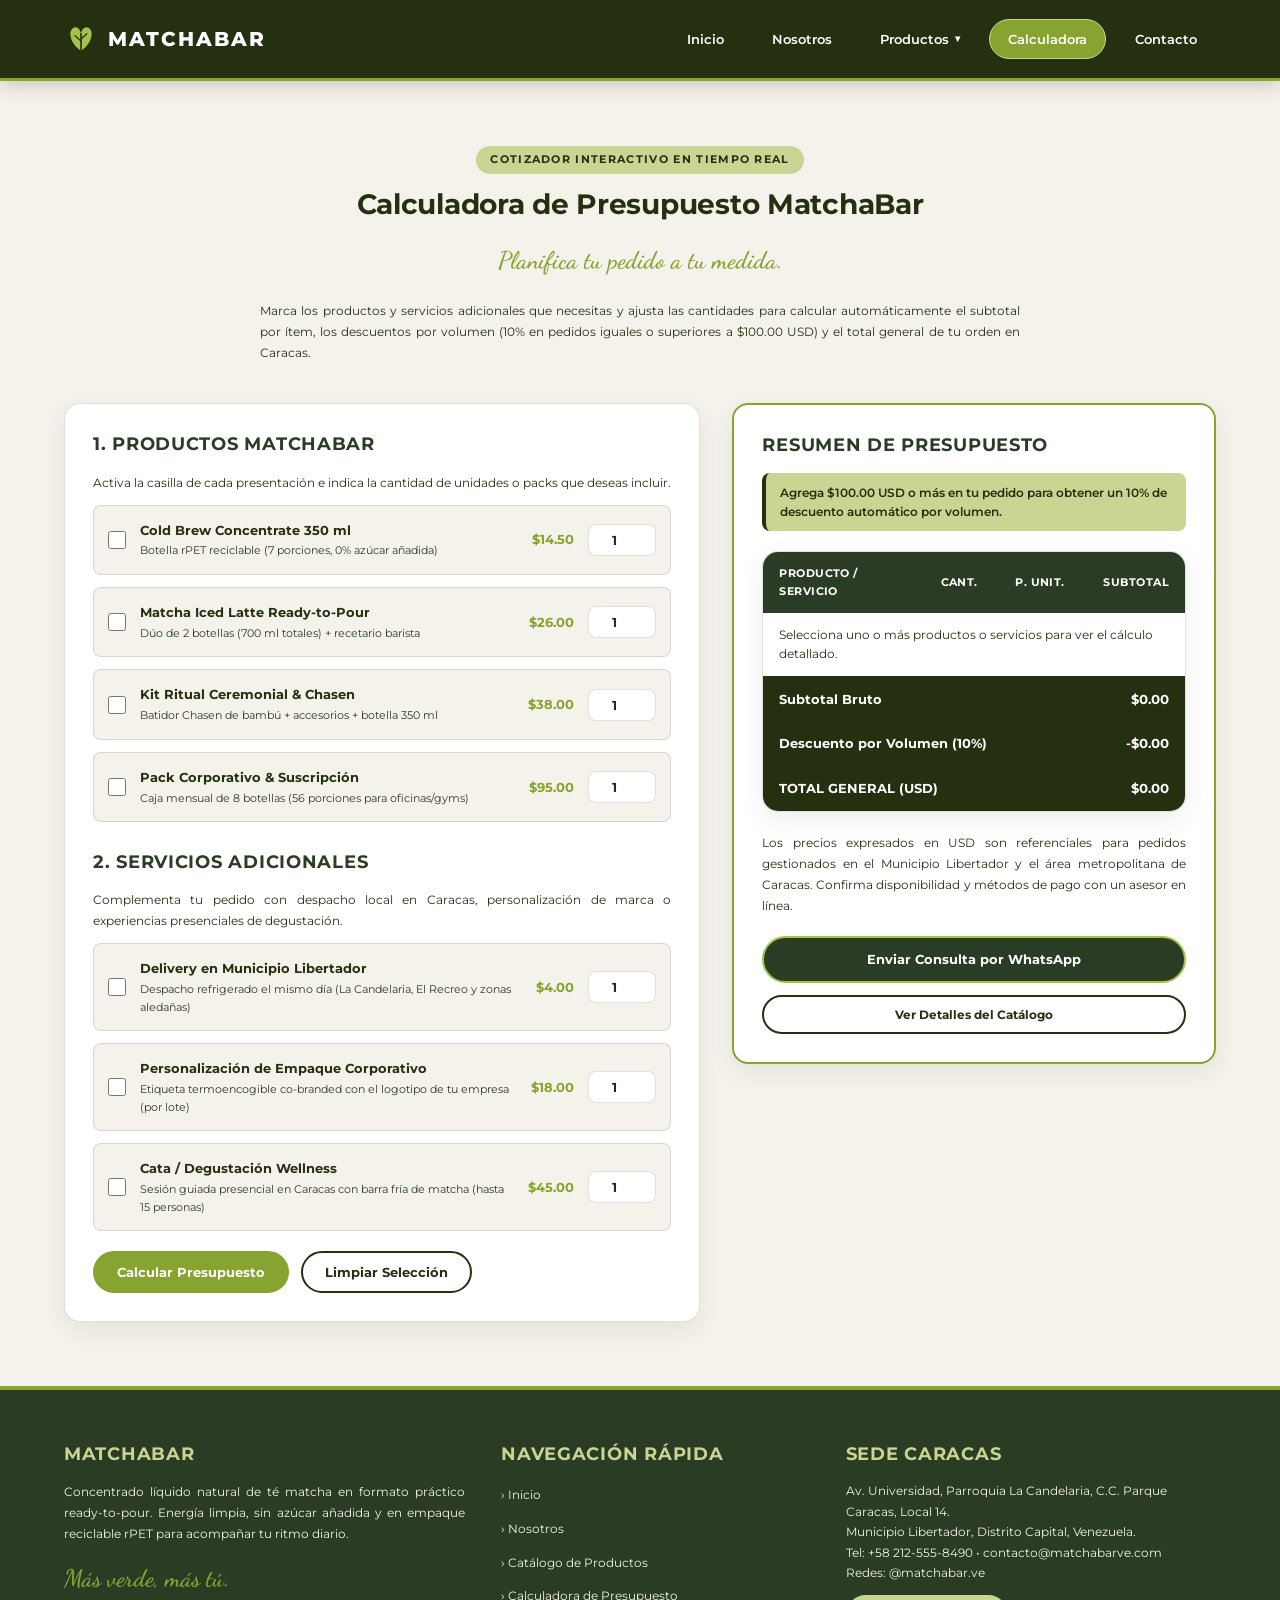
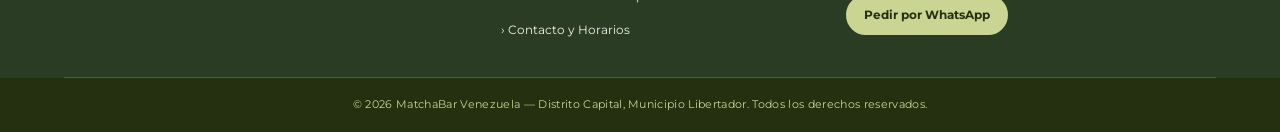
<file: calculadora.html>
<!DOCTYPE html>
<html lang="es">
<head>
    <!-- METADATOS Y CONFIGURACIÓN BASE DEL DOCUMENTO -->
    <meta charset="UTF-8">
    <meta name="viewport" content="width=device-width, initial-scale=1.0">
    <meta name="description" content="Calculadora interactiva de presupuesto de MatchaBar Venezuela: selecciona productos, cantidades y servicios adicionales en Caracas para obtener tu cotización en tiempo real.">
    <title>MatchaBar | Calculadora de Presupuesto</title>

    <!-- FUENTES DE GOOGLE FONTS (MONTSERRAT Y DANCING SCRIPT) -->
    <link rel="preconnect" href="https://fonts.googleapis.com">
    <link rel="preconnect" href="https://fonts.gstatic.com" crossorigin>
    <link href="https://fonts.googleapis.com/css2?family=Dancing+Script:wght@600;700&family=Montserrat:wght@400;500;600;700;800&display=swap" rel="stylesheet">

    <!-- HOJA DE ESTILOS EXTERNA PRINCIPAL -->
    <link rel="stylesheet" href="css/styles.css">
</head>
<body>

    <!-- HEADER GLOBAL CON LOGOTIPO Y NAVEGACIÓN HORIZONTAL -->
    <header class="site-header">
        <div class="contenedor header-contenedor">
            <!-- LOGOTIPO CORPORATIVO MATCHABAR CON ÍCONO SVG BOTÁNICO -->
            <a href="index.html" class="logo-marca" aria-label="Inicio de MatchaBar">
                <svg class="logo-icono" viewBox="0 0 64 64" fill="none" xmlns="http://www.w3.org/2000/svg" aria-hidden="true">
                    <path d="M32 54C32 54 12 42 12 22C12 16 16 10 22 10C28 10 32 18 32 24C32 18 36 10 42 10C48 10 52 16 52 22C52 42 32 54 32 54Z" fill="#A1C349"/>
                    <path d="M32 54V22" stroke="#243010" stroke-width="3" stroke-linecap="round"/>
                    <path d="M32 36L21 26" stroke="#243010" stroke-width="2.5" stroke-linecap="round"/>
                    <path d="M32 32L43 22" stroke="#243010" stroke-width="2.5" stroke-linecap="round"/>
                </svg>
                <span>MATCHABAR</span>
            </a>

            <!-- BOTÓN DE MENÚ MÓVIL -->
            <button type="button" class="btn-menu-movil" id="btn-menu-movil" aria-label="Abrir menú de navegación" aria-expanded="false">
                &#9776;
            </button>

            <!-- MENÚ DE NAVEGACIÓN PRINCIPAL -->
            <nav class="nav-principal" id="nav-principal" aria-label="Navegación principal">
                <ul class="nav-lista">
                    <li class="nav-item">
                        <a href="index.html" class="nav-enlace">Inicio</a>
                    </li>
                    <li class="nav-item">
                        <a href="nosotros.html" class="nav-enlace">Nosotros</a>
                    </li>
                    <!-- ELEMENTO CON SUBMENÚ DESPLEGABLE ANIMADO EN CSS -->
                    <li class="nav-item tiene-submenu">
                        <a href="productos.html" class="nav-enlace">
                            Productos <span class="flecha-submenu" aria-hidden="true">&#9662;</span>
                        </a>
                        <!-- SUBMENÚ DE PRODUCTOS Y SERVICIOS -->
                        <ul class="submenu" aria-label="Submenú de productos">
                            <li>
                                <a href="producto-cold-brew.html" class="submenu-enlace">Cold Brew Concentrate 350 ml</a>
                            </li>
                            <li>
                                <a href="producto-iced-latte.html" class="submenu-enlace">Matcha Iced Latte Ready-to-Pour</a>
                            </li>
                            <li>
                                <a href="producto-kit-ceremonial.html" class="submenu-enlace">Kit Ritual Ceremonial &amp; Chasen</a>
                            </li>
                            <li>
                                <a href="producto-pack-corporativo.html" class="submenu-enlace">Pack Corporativo &amp; Suscripción</a>
                            </li>
                        </ul>
                    </li>
                    <li class="nav-item">
                        <a href="calculadora.html" class="nav-enlace activo">Calculadora</a>
                    </li>
                    <li class="nav-item">
                        <a href="contacto.html" class="nav-enlace">Contacto</a>
                    </li>
                </ul>
            </nav>
        </div>
    </header>

    <!-- CONTENIDO PRINCIPAL DE LA CALCULADORA -->
    <main>

        <!-- SECCIÓN ÚNICA: CALCULADORA DE PRESUPUESTO DE PRODUCTOS Y SERVICIOS -->
        <section class="seccion seccion-crema animar-entrada" id="calculadora-presupuesto">
            <div class="contenedor">
                <!-- ENCABEZADO DE LA CALCULADORA -->
                <div class="encabezado-seccion">
                    <span class="etiqueta-superior">Cotizador Interactivo en Tiempo Real</span>
                    <h1>Calculadora de Presupuesto MatchaBar</h1>
                    <span class="eslogan-script">Planifica tu pedido a tu medida.</span>
                    <p>
                        Marca los productos y servicios adicionales que necesitas y ajusta las cantidades para calcular automáticamente el subtotal por ítem, los descuentos por volumen (10% en pedidos iguales o superiores a $100.00 USD) y el total general de tu orden en Caracas.
                    </p>
                </div>

                <!-- REJILLA PRINCIPAL: SELECTOR IZQUIERDO Y TABLA RESUMEN DERECHA -->
                <div class="calculadora-grid">

                    <!-- FORMULARIO DE SELECCIÓN DE PRODUCTOS Y SERVICIOS -->
                    <form id="form-calculadora" class="panel-calculadora" novalidate>
                        <!-- BLOQUE 1: PRODUCTOS DEL CATÁLOGO -->
                        <h2>1. Productos MatchaBar</h2>
                        <p>
                            Activa la casilla de cada presentación e indica la cantidad de unidades o packs que deseas incluir.
                        </p>

                        <!-- ÍTEM 1: COLD BREW CONCENTRATE -->
                        <div class="item-calculadora">
                            <input
                                type="checkbox"
                                id="chk-cold-brew"
                                class="calc-checkbox"
                                data-nombre="Cold Brew Concentrate 350 ml"
                                data-precio="14.50"
                                data-target="qty-cold-brew"
                            >
                            <label for="chk-cold-brew" class="item-calc-info">
                                <span class="item-calc-nombre">Cold Brew Concentrate 350 ml</span>
                                <span class="item-calc-desc">Botella rPET reciclable (7 porciones, 0% azúcar añadida)</span>
                            </label>
                            <span class="item-calc-precio">$14.50</span>
                            <input
                                type="number"
                                id="qty-cold-brew"
                                class="input-cantidad"
                                value="1"
                                min="1"
                                max="50"
                                step="1"
                                disabled
                                aria-label="Cantidad de Cold Brew Concentrate 350 ml"
                            >
                        </div>

                        <!-- ÍTEM 2: PACK MATCHA ICED LATTE -->
                        <div class="item-calculadora">
                            <input
                                type="checkbox"
                                id="chk-iced-latte"
                                class="calc-checkbox"
                                data-nombre="Matcha Iced Latte Ready-to-Pour"
                                data-precio="26.00"
                                data-target="qty-iced-latte"
                            >
                            <label for="chk-iced-latte" class="item-calc-info">
                                <span class="item-calc-nombre">Matcha Iced Latte Ready-to-Pour</span>
                                <span class="item-calc-desc">Dúo de 2 botellas (700 ml totales) + recetario barista</span>
                            </label>
                            <span class="item-calc-precio">$26.00</span>
                            <input
                                type="number"
                                id="qty-iced-latte"
                                class="input-cantidad"
                                value="1"
                                min="1"
                                max="50"
                                step="1"
                                disabled
                                aria-label="Cantidad de Pack Matcha Iced Latte"
                            >
                        </div>

                        <!-- ÍTEM 3: KIT RITUAL CEREMONIAL -->
                        <div class="item-calculadora">
                            <input
                                type="checkbox"
                                id="chk-kit-ceremonial"
                                class="calc-checkbox"
                                data-nombre="Kit Ritual Ceremonial & Chasen"
                                data-precio="38.00"
                                data-target="qty-kit-ceremonial"
                            >
                            <label for="chk-kit-ceremonial" class="item-calc-info">
                                <span class="item-calc-nombre">Kit Ritual Ceremonial &amp; Chasen</span>
                                <span class="item-calc-desc">Batidor Chasen de bambú + accesorios + botella 350 ml</span>
                            </label>
                            <span class="item-calc-precio">$38.00</span>
                            <input
                                type="number"
                                id="qty-kit-ceremonial"
                                class="input-cantidad"
                                value="1"
                                min="1"
                                max="30"
                                step="1"
                                disabled
                                aria-label="Cantidad de Kit Ritual Ceremonial"
                            >
                        </div>

                        <!-- ÍTEM 4: PACK CORPORATIVO -->
                        <div class="item-calculadora">
                            <input
                                type="checkbox"
                                id="chk-pack-corporativo"
                                class="calc-checkbox"
                                data-nombre="Pack Corporativo & Suscripción"
                                data-precio="95.00"
                                data-target="qty-pack-corporativo"
                            >
                            <label for="chk-pack-corporativo" class="item-calc-info">
                                <span class="item-calc-nombre">Pack Corporativo &amp; Suscripción</span>
                                <span class="item-calc-desc">Caja mensual de 8 botellas (56 porciones para oficinas/gyms)</span>
                            </label>
                            <span class="item-calc-precio">$95.00</span>
                            <input
                                type="number"
                                id="qty-pack-corporativo"
                                class="input-cantidad"
                                value="1"
                                min="1"
                                max="20"
                                step="1"
                                disabled
                                aria-label="Cantidad de Pack Corporativo"
                            >
                        </div>

                        <!-- BLOQUE 2: SERVICIOS ADICIONALES -->
                        <h2 style="margin-top: 28px;">2. Servicios Adicionales</h2>
                        <p>
                            Complementa tu pedido con despacho local en Caracas, personalización de marca o experiencias presenciales de degustación.
                        </p>

                        <!-- SERVICIO 1: DELIVERY EN MUNICIPIO LIBERTADOR -->
                        <div class="item-calculadora">
                            <input
                                type="checkbox"
                                id="chk-delivery"
                                class="calc-checkbox"
                                data-nombre="Delivery en Municipio Libertador"
                                data-precio="4.00"
                                data-target="qty-delivery"
                            >
                            <label for="chk-delivery" class="item-calc-info">
                                <span class="item-calc-nombre">Delivery en Municipio Libertador</span>
                                <span class="item-calc-desc">Despacho refrigerado el mismo día (La Candelaria, El Recreo y zonas aledañas)</span>
                            </label>
                            <span class="item-calc-precio">$4.00</span>
                            <input
                                type="number"
                                id="qty-delivery"
                                class="input-cantidad"
                                value="1"
                                min="1"
                                max="10"
                                step="1"
                                disabled
                                aria-label="Cantidad de envíos Delivery en Municipio Libertador"
                            >
                        </div>

                        <!-- SERVICIO 2: PERSONALIZACIÓN DE EMPAQUE CORPORATIVO -->
                        <div class="item-calculadora">
                            <input
                                type="checkbox"
                                id="chk-personalizacion"
                                class="calc-checkbox"
                                data-nombre="Personalización de Empaque Corporativo"
                                data-precio="18.00"
                                data-target="qty-personalizacion"
                            >
                            <label for="chk-personalizacion" class="item-calc-info">
                                <span class="item-calc-nombre">Personalización de Empaque Corporativo</span>
                                <span class="item-calc-desc">Etiqueta termoencogible co-branded con el logotipo de tu empresa (por lote)</span>
                            </label>
                            <span class="item-calc-precio">$18.00</span>
                            <input
                                type="number"
                                id="qty-personalizacion"
                                class="input-cantidad"
                                value="1"
                                min="1"
                                max="10"
                                step="1"
                                disabled
                                aria-label="Cantidad de lotes de Personalización de Empaque Corporativo"
                            >
                        </div>

                        <!-- SERVICIO 3: CATA / DEGUSTACIÓN WELLNESS -->
                        <div class="item-calculadora">
                            <input
                                type="checkbox"
                                id="chk-cata-wellness"
                                class="calc-checkbox"
                                data-nombre="Cata / Degustación Wellness"
                                data-precio="45.00"
                                data-target="qty-cata-wellness"
                            >
                            <label for="chk-cata-wellness" class="item-calc-info">
                                <span class="item-calc-nombre">Cata / Degustación Wellness</span>
                                <span class="item-calc-desc">Sesión guiada presencial en Caracas con barra fría de matcha (hasta 15 personas)</span>
                            </label>
                            <span class="item-calc-precio">$45.00</span>
                            <input
                                type="number"
                                id="qty-cata-wellness"
                                class="input-cantidad"
                                value="1"
                                min="1"
                                max="5"
                                step="1"
                                disabled
                                aria-label="Cantidad de sesiones de Cata / Degustación Wellness"
                            >
                        </div>

                        <!-- BOTONES DE CONTROL DEL FORMULARIO -->
                        <div class="grupo-botones">
                            <button type="submit" id="btn-calcular" class="btn btn-primario">Calcular Presupuesto</button>
                            <button type="button" id="btn-limpiar" class="btn btn-secundario">Limpiar Selección</button>
                        </div>
                    </form>

                    <!-- PANEL DERECHO: TABLA DE RESUMEN DINÁMICO DE PRESUPUESTO -->
                    <aside class="panel-resumen" id="panel-resumen" aria-live="polite">
                        <h2>Resumen de Presupuesto</h2>

                        <!-- INDICADOR DINÁMICO DE DESCUENTO POR VOLUMEN -->
                        <div class="aviso-descuento" id="aviso-descuento">
                            Agrega $100.00 USD o más en tu pedido para obtener un <strong>10% de descuento automático</strong> por volumen.
                        </div>

                        <!-- TABLA HTML SEMÁNTICA DE DESGLOSE Y TOTAL GENERAL -->
                        <div class="tabla-contenedor">
                            <table class="tabla-matcha" id="tabla-presupuesto">
                                <thead>
                                    <tr>
                                        <th>Producto / Servicio</th>
                                        <th class="celda-numero">Cant.</th>
                                        <th class="celda-numero">P. Unit.</th>
                                        <th class="celda-numero">Subtotal</th>
                                    </tr>
                                </thead>
                                <tbody id="resumen-tbody">
                                    <tr>
                                        <td colspan="4">Selecciona uno o más productos o servicios para ver el cálculo detallado.</td>
                                    </tr>
                                </tbody>
                                <tfoot>
                                    <tr>
                                        <td colspan="3">Subtotal Bruto</td>
                                        <td class="celda-numero" id="valor-subtotal">$0.00</td>
                                    </tr>
                                    <tr>
                                        <td colspan="3">Descuento por Volumen (10%)</td>
                                        <td class="celda-numero" id="valor-descuento">-$0.00</td>
                                    </tr>
                                    <tr>
                                        <td colspan="3">TOTAL GENERAL (USD)</td>
                                        <td class="celda-numero" id="valor-total">$0.00</td>
                                    </tr>
                                </tfoot>
                            </table>
                        </div>

                        <p>
                            Los precios expresados en USD son referenciales para pedidos gestionados en el Municipio Libertador y el área metropolitana de Caracas. Confirma disponibilidad y métodos de pago con un asesor en línea.
                        </p>

                        <!-- ENLACE DE CONSULTA A WHATSAPP Y CATÁLOGO -->
                        <div class="grupo-botones" style="flex-direction: column;">
                            <a href="https://wa.link/dwrt1z" target="_blank" rel="noopener noreferrer" class="btn btn-whatsapp" style="width: 100%;">
                                Enviar Consulta por WhatsApp
                            </a>
                            <a href="productos.html" class="btn btn-secundario btn-sm" style="width: 100%;">
                                Ver Detalles del Catálogo
                            </a>
                        </div>
                    </aside>

                </div>
            </div>
        </section>

    </main>

    <!-- FOOTER CORPORATIVO GLOBAL -->
    <footer class="site-footer">
        <div class="contenedor">
            <div class="footer-grid">
                <!-- COLUMNA 1: RESUMEN DE MARCA -->
                <div class="footer-columna">
                    <h2>MATCHABAR</h2>
                    <p>
                        Concentrado líquido natural de té matcha en formato práctico ready-to-pour. Energía limpia, sin azúcar añadida y en empaque reciclable rPET para acompañar tu ritmo diario.
                    </p>
                    <span class="eslogan-script">Más verde, más tú.</span>
                </div>

                <!-- COLUMNA 2: ENLACES RÁPIDOS -->
                <div class="footer-columna">
                    <h2>Navegación Rápida</h2>
                    <ul class="footer-enlaces">
                        <li><a href="index.html">&#8250; Inicio</a></li>
                        <li><a href="nosotros.html">&#8250; Nosotros</a></li>
                        <li><a href="productos.html">&#8250; Catálogo de Productos</a></li>
                        <li><a href="calculadora.html">&#8250; Calculadora de Presupuesto</a></li>
                        <li><a href="contacto.html">&#8250; Contacto y Horarios</a></li>
                    </ul>
                </div>

                <!-- COLUMNA 3: UBICACIÓN Y WHATSAPP DIRECTO -->
                <div class="footer-columna">
                    <h2>Sede Caracas</h2>
                    <div class="footer-meta">
                        Av. Universidad, Parroquia La Candelaria, C.C. Parque Caracas, Local 14.<br>
                        Municipio Libertador, Distrito Capital, Venezuela.<br>
                        Tel: +58 212-555-8490 &bull; contacto@matchabarve.com<br>
                        Redes: @matchabar.ve
                    </div>
                    <a href="https://wa.link/dwrt1z" target="_blank" rel="noopener noreferrer" class="btn btn-claro btn-sm">
                        Pedir por WhatsApp
                    </a>
                </div>
            </div>
        </div>

        <!-- FRANJA DE DERECHOS DE AUTOR -->
        <div class="footer-base">
            <div class="contenedor">
                &copy; 2026 MatchaBar Venezuela — Distrito Capital, Municipio Libertador. Todos los derechos reservados.
            </div>
        </div>
    </footer>

    <!-- SCRIPTS DEL SITIO Y MÓDULO DE CALCULADORA -->
    <script src="js/main.js"></script>
    <script src="js/calculadora.js"></script>
</body>
</html>
</file>
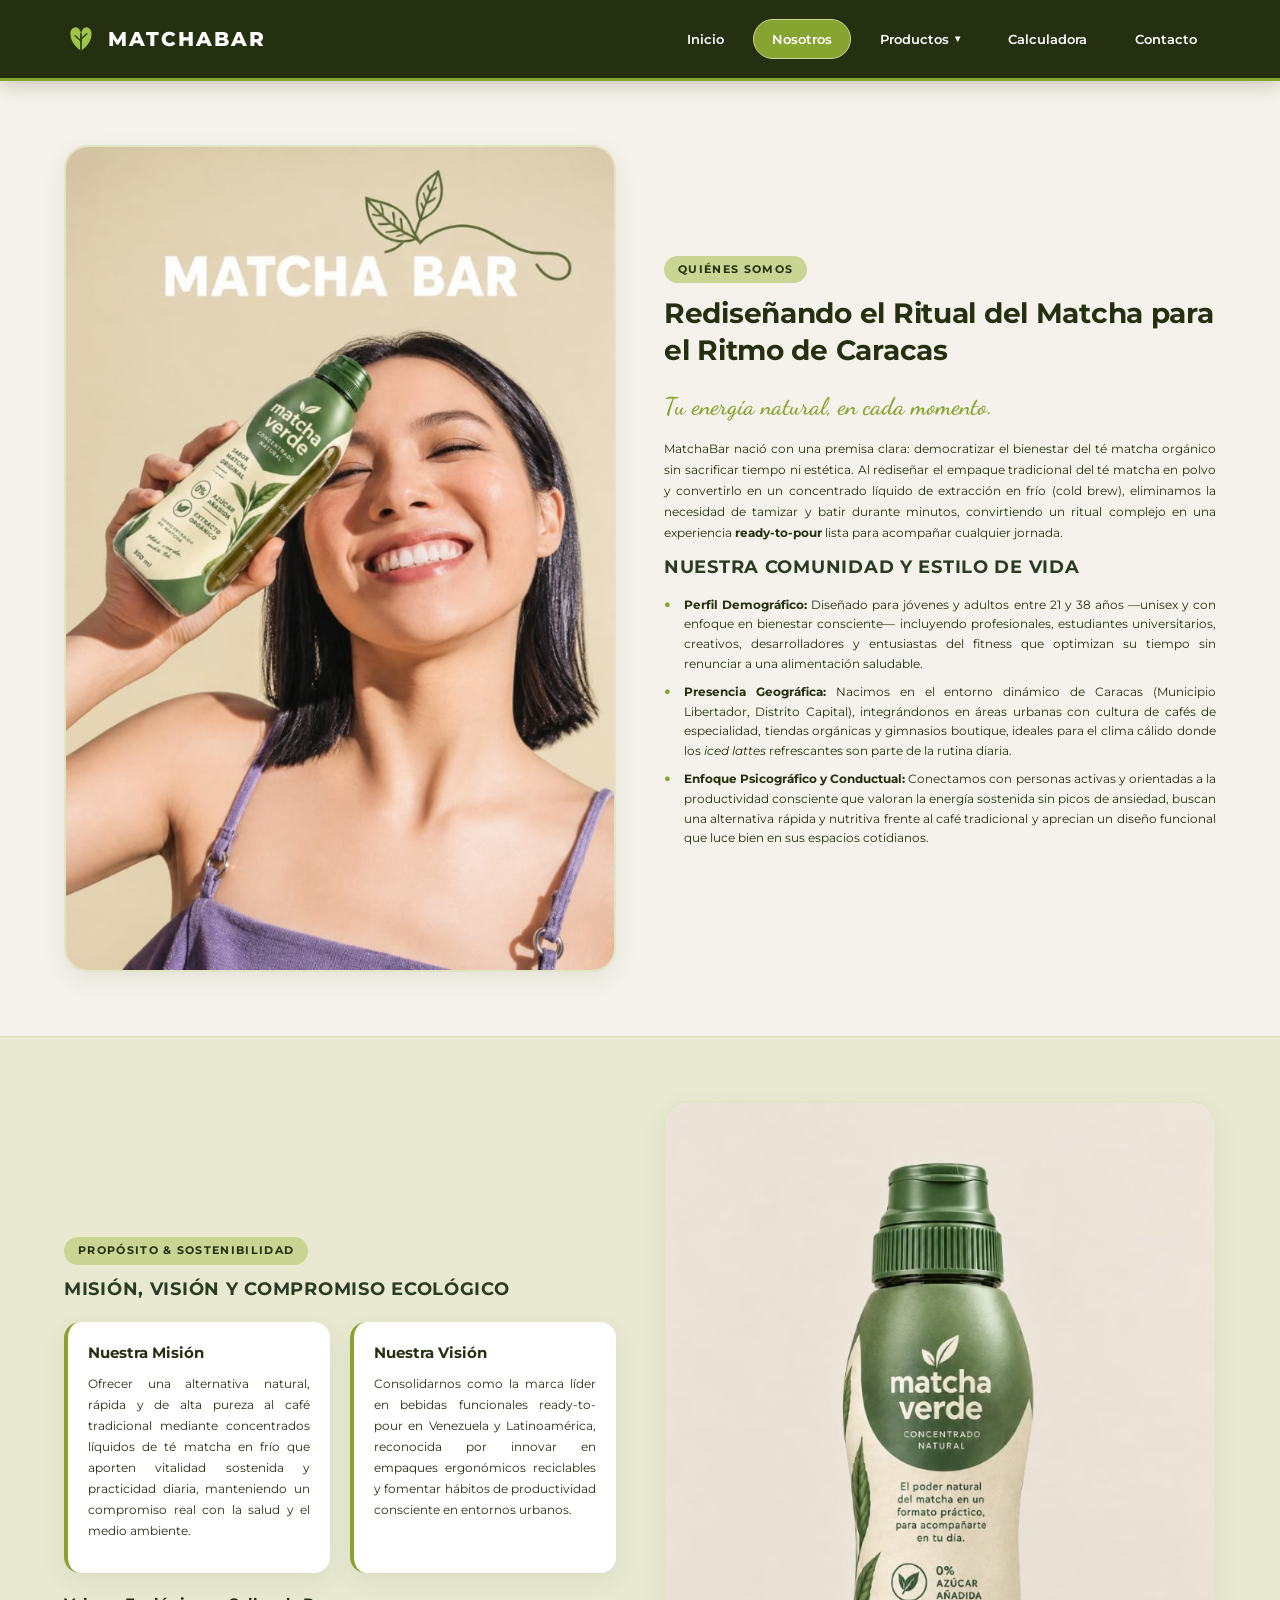
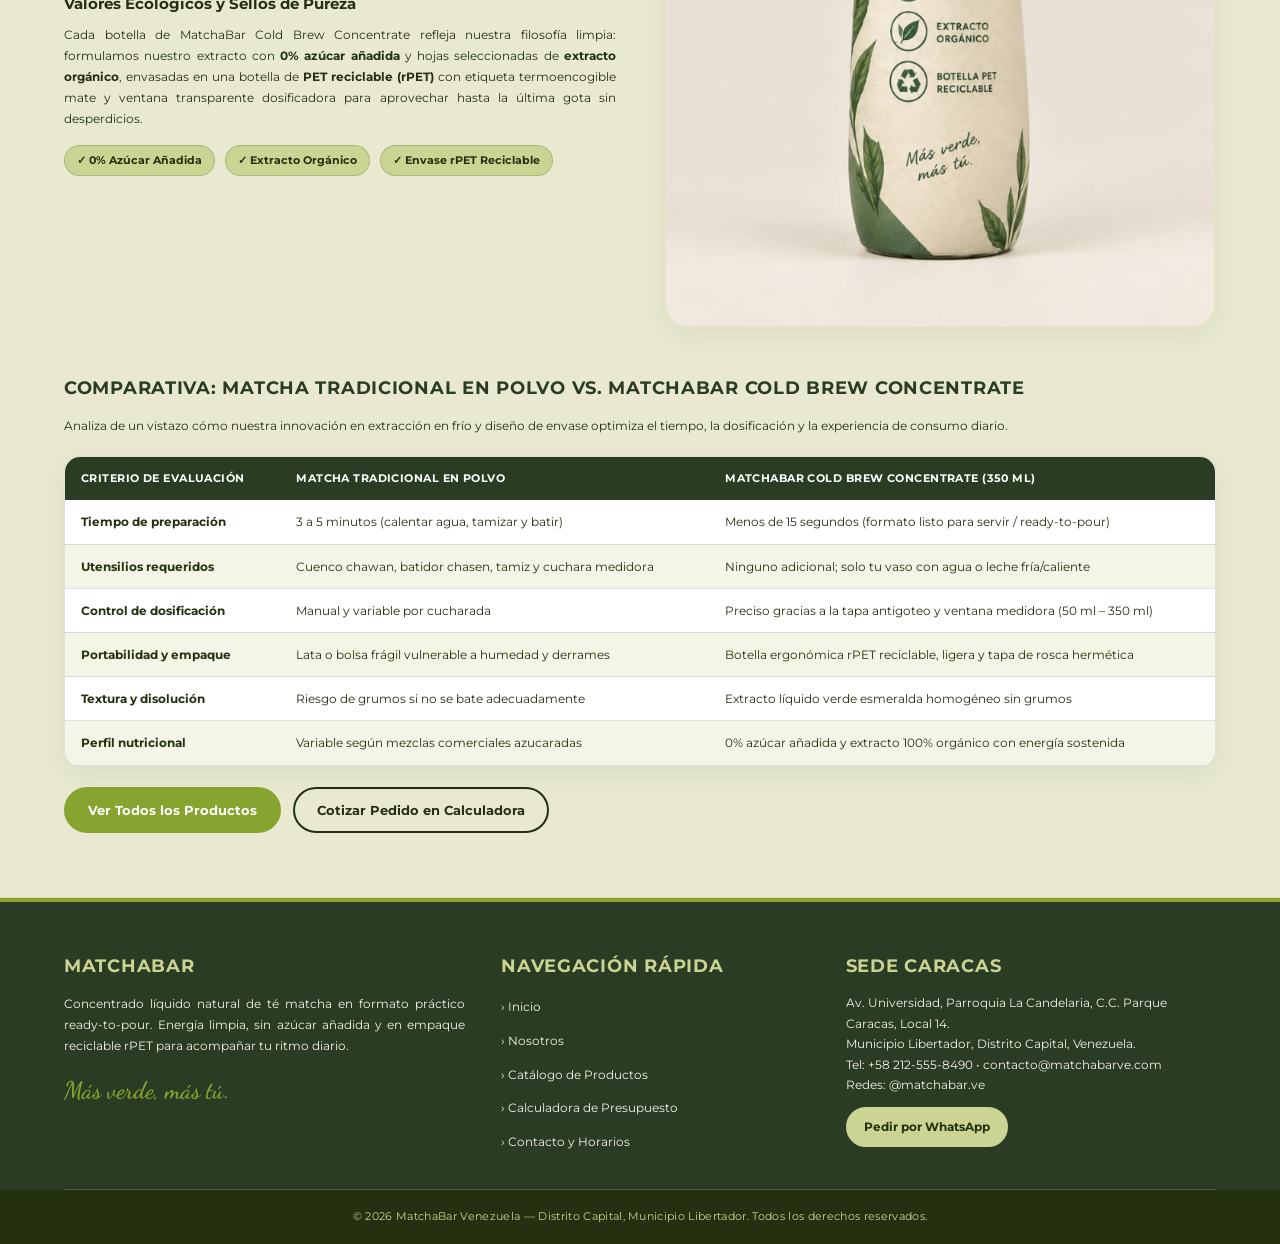
<file: nosotros.html>
<!DOCTYPE html>
<html lang="es">
<head>
    <!-- METADATOS Y CONFIGURACIÓN BASE DEL DOCUMENTO -->
    <meta charset="UTF-8">
    <meta name="viewport" content="width=device-width, initial-scale=1.0">
    <meta name="description" content="Conoce la historia de MatchaBar, nuestra misión, visión ecológica, comunidad urbana en Caracas y las ventajas de nuestro Cold Brew Concentrate.">
    <title>MatchaBar | Nosotros — Historia, Misión y Valores</title>

    <!-- FUENTES DE GOOGLE FONTS (MONTSERRAT Y DANCING SCRIPT) -->
    <link rel="preconnect" href="https://fonts.googleapis.com">
    <link rel="preconnect" href="https://fonts.gstatic.com" crossorigin>
    <link href="https://fonts.googleapis.com/css2?family=Dancing+Script:wght@600;700&family=Montserrat:wght@400;500;600;700;800&display=swap" rel="stylesheet">

    <!-- HOJA DE ESTILOS EXTERNA PRINCIPAL -->
    <link rel="stylesheet" href="css/styles.css">
</head>
<body>

    <!-- HEADER GLOBAL CON LOGOTIPO Y NAVEGACIÓN HORIZONTAL -->
    <header class="site-header">
        <div class="contenedor header-contenedor">
            <!-- LOGOTIPO CORPORATIVO MATCHABAR CON ÍCONO SVG BOTÁNICO -->
            <a href="index.html" class="logo-marca" aria-label="Inicio de MatchaBar">
                <svg class="logo-icono" viewBox="0 0 64 64" fill="none" xmlns="http://www.w3.org/2000/svg" aria-hidden="true">
                    <path d="M32 54C32 54 12 42 12 22C12 16 16 10 22 10C28 10 32 18 32 24C32 18 36 10 42 10C48 10 52 16 52 22C52 42 32 54 32 54Z" fill="#A1C349"/>
                    <path d="M32 54V22" stroke="#243010" stroke-width="3" stroke-linecap="round"/>
                    <path d="M32 36L21 26" stroke="#243010" stroke-width="2.5" stroke-linecap="round"/>
                    <path d="M32 32L43 22" stroke="#243010" stroke-width="2.5" stroke-linecap="round"/>
                </svg>
                <span>MATCHABAR</span>
            </a>

            <!-- BOTÓN DE MENÚ MÓVIL -->
            <button type="button" class="btn-menu-movil" id="btn-menu-movil" aria-label="Abrir menú de navegación" aria-expanded="false">
                &#9776;
            </button>

            <!-- MENÚ DE NAVEGACIÓN PRINCIPAL -->
            <nav class="nav-principal" id="nav-principal" aria-label="Navegación principal">
                <ul class="nav-lista">
                    <li class="nav-item">
                        <a href="index.html" class="nav-enlace">Inicio</a>
                    </li>
                    <li class="nav-item">
                        <a href="nosotros.html" class="nav-enlace activo">Nosotros</a>
                    </li>
                    <!-- ELEMENTO CON SUBMENÚ DESPLEGABLE ANIMADO EN CSS -->
                    <li class="nav-item tiene-submenu">
                        <a href="productos.html" class="nav-enlace">
                            Productos <span class="flecha-submenu" aria-hidden="true">&#9662;</span>
                        </a>
                        <!-- SUBMENÚ DE PRODUCTOS Y SERVICIOS -->
                        <ul class="submenu" aria-label="Submenú de productos">
                            <li>
                                <a href="producto-cold-brew.html" class="submenu-enlace">Cold Brew Concentrate 350 ml</a>
                            </li>
                            <li>
                                <a href="producto-iced-latte.html" class="submenu-enlace">Matcha Iced Latte Ready-to-Pour</a>
                            </li>
                            <li>
                                <a href="producto-kit-ceremonial.html" class="submenu-enlace">Kit Ritual Ceremonial &amp; Chasen</a>
                            </li>
                            <li>
                                <a href="producto-pack-corporativo.html" class="submenu-enlace">Pack Corporativo &amp; Suscripción</a>
                            </li>
                        </ul>
                    </li>
                    <li class="nav-item">
                        <a href="calculadora.html" class="nav-enlace">Calculadora</a>
                    </li>
                    <li class="nav-item">
                        <a href="contacto.html" class="nav-enlace">Contacto</a>
                    </li>
                </ul>
            </nav>
        </div>
    </header>

    <!-- CONTENIDO PRINCIPAL (EXACTAMENTE 2 SECCIONES CON IMÁGENES ALTERNADAS) -->
    <main>

        <!-- SECCIÓN 1: IMAGEN A LA IZQUIERDA, HISTORIA Y COMUNIDAD A LA DERECHA -->
        <section class="seccion seccion-crema animar-entrada" id="historia-comunidad">
            <div class="contenedor">
                <div class="split-layout">
                    <!-- IMAGEN A LA IZQUIERDA -->
                    <div class="split-media">
                        <figure class="marco-imagen">
                            <img src="assets/img/lifestyle-matchabar.jpg" alt="Persona sonriente sosteniendo la botella de MatchaBar Cold Brew Concentrate 350 ml">
                        </figure>
                    </div>

                    <!-- TEXTO A LA DERECHA: HISTORIA Y SEGMENTACIÓN DE LA COMUNIDAD -->
                    <div class="split-contenido">
                        <span class="etiqueta-superior">Quiénes Somos</span>
                        <h1>Rediseñando el Ritual del Matcha para el Ritmo de Caracas</h1>
                        <span class="eslogan-script">Tu energía natural, en cada momento.</span>

                        <p>
                            MatchaBar nació con una premisa clara: democratizar el bienestar del té matcha orgánico sin sacrificar tiempo ni estética. Al rediseñar el empaque tradicional del té matcha en polvo y convertirlo en un concentrado líquido de extracción en frío (cold brew), eliminamos la necesidad de tamizar y batir durante minutos, convirtiendo un ritual complejo en una experiencia <strong>ready-to-pour</strong> lista para acompañar cualquier jornada.
                        </p>

                        <h2>Nuestra Comunidad y Estilo de Vida</h2>
                        <ul class="lista-especificaciones">
                            <li>
                                <strong>Perfil Demográfico:</strong> Diseñado para jóvenes y adultos entre 21 y 38 años —unisex y con enfoque en bienestar consciente— incluyendo profesionales, estudiantes universitarios, creativos, desarrolladores y entusiastas del fitness que optimizan su tiempo sin renunciar a una alimentación saludable.
                            </li>
                            <li>
                                <strong>Presencia Geográfica:</strong> Nacimos en el entorno dinámico de Caracas (Municipio Libertador, Distrito Capital), integrándonos en áreas urbanas con cultura de cafés de especialidad, tiendas orgánicas y gimnasios boutique, ideales para el clima cálido donde los <em>iced lattes</em> refrescantes son parte de la rutina diaria.
                            </li>
                            <li>
                                <strong>Enfoque Psicográfico y Conductual:</strong> Conectamos con personas activas y orientadas a la productividad consciente que valoran la energía sostenida sin picos de ansiedad, buscan una alternativa rápida y nutritiva frente al café tradicional y aprecian un diseño funcional que luce bien en sus espacios cotidianos.
                            </li>
                        </ul>
                    </div>
                </div>
            </div>
        </section>

        <!-- SECCIÓN 2: TEXTO A LA IZQUIERDA, IMAGEN A LA DERECHA + TABLA COMPARATIVA -->
        <section class="seccion seccion-salvia animar-entrada" id="mision-vision-comparativa">
            <div class="contenedor">
                <div class="split-layout">
                    <!-- TEXTO A LA IZQUIERDA: MISIÓN, VISIÓN Y VALORES ECOLÓGICOS -->
                    <div class="split-contenido">
                        <span class="etiqueta-superior">Propósito &amp; Sostenibilidad</span>
                        <h2>Misión, Visión y Compromiso Ecológico</h2>

                        <div class="grid-dos-tarjetas">
                            <!-- TARJETA MISIÓN -->
                            <article class="tarjeta-editorial">
                                <h3>Nuestra Misión</h3>
                                <p>
                                    Ofrecer una alternativa natural, rápida y de alta pureza al café tradicional mediante concentrados líquidos de té matcha en frío que aporten vitalidad sostenida y practicidad diaria, manteniendo un compromiso real con la salud y el medio ambiente.
                                </p>
                            </article>

                            <!-- TARJETA VISIÓN -->
                            <article class="tarjeta-editorial">
                                <h3>Nuestra Visión</h3>
                                <p>
                                    Consolidarnos como la marca líder en bebidas funcionales ready-to-pour en Venezuela y Latinoamérica, reconocida por innovar en empaques ergonómicos reciclables y fomentar hábitos de productividad consciente en entornos urbanos.
                                </p>
                            </article>
                        </div>

                        <h3>Valores Ecológicos y Sellos de Pureza</h3>
                        <p>
                            Cada botella de MatchaBar Cold Brew Concentrate refleja nuestra filosofía limpia: formulamos nuestro extracto con <strong>0% azúcar añadida</strong> y hojas seleccionadas de <strong>extracto orgánico</strong>, envasadas en una botella de <strong>PET reciclable (rPET)</strong> con etiqueta termoencogible mate y ventana transparente dosificadora para aprovechar hasta la última gota sin desperdicios.
                        </p>

                        <div class="sellos-lista">
                            <span class="badge-matcha">&#10003; 0% Azúcar Añadida</span>
                            <span class="badge-matcha">&#10003; Extracto Orgánico</span>
                            <span class="badge-matcha">&#10003; Envase rPET Reciclable</span>
                        </div>
                    </div>

                    <!-- IMAGEN A LA DERECHA -->
                    <div class="split-media">
                        <figure class="marco-imagen">
                            <img src="assets/img/botella-reverso-sellos.jpg" alt="Vista posterior de la botella MatchaBar mostrando los sellos de 0% azúcar añadida, extracto orgánico y botella PET reciclable">
                        </figure>
                    </div>
                </div>

                <!-- TABLA HTML SEMÁNTICA COMPARATIVA: MATCHA TRADICIONAL VS MATCHABAR -->
                <div style="margin-top: 48px;">
                    <h2>Comparativa: Matcha Tradicional en Polvo vs. MatchaBar Cold Brew Concentrate</h2>
                    <p>
                        Analiza de un vistazo cómo nuestra innovación en extracción en frío y diseño de envase optimiza el tiempo, la dosificación y la experiencia de consumo diario.
                    </p>

                    <div class="tabla-contenedor">
                        <table class="tabla-matcha">
                            <thead>
                                <tr>
                                    <th>Criterio de Evaluación</th>
                                    <th>Matcha Tradicional en Polvo</th>
                                    <th>MatchaBar Cold Brew Concentrate (350 ml)</th>
                                </tr>
                            </thead>
                            <tbody>
                                <tr>
                                    <td><strong>Tiempo de preparación</strong></td>
                                    <td>3 a 5 minutos (calentar agua, tamizar y batir)</td>
                                    <td>Menos de 15 segundos (formato listo para servir / ready-to-pour)</td>
                                </tr>
                                <tr>
                                    <td><strong>Utensilios requeridos</strong></td>
                                    <td>Cuenco chawan, batidor chasen, tamiz y cuchara medidora</td>
                                    <td>Ninguno adicional; solo tu vaso con agua o leche fría/caliente</td>
                                </tr>
                                <tr>
                                    <td><strong>Control de dosificación</strong></td>
                                    <td>Manual y variable por cucharada</td>
                                    <td>Preciso gracias a la tapa antigoteo y ventana medidora (50 ml – 350 ml)</td>
                                </tr>
                                <tr>
                                    <td><strong>Portabilidad y empaque</strong></td>
                                    <td>Lata o bolsa frágil vulnerable a humedad y derrames</td>
                                    <td>Botella ergonómica rPET reciclable, ligera y tapa de rosca hermética</td>
                                </tr>
                                <tr>
                                    <td><strong>Textura y disolución</strong></td>
                                    <td>Riesgo de grumos si no se bate adecuadamente</td>
                                    <td>Extracto líquido verde esmeralda homogéneo sin grumos</td>
                                </tr>
                                <tr>
                                    <td><strong>Perfil nutricional</strong></td>
                                    <td>Variable según mezclas comerciales azucaradas</td>
                                    <td>0% azúcar añadida y extracto 100% orgánico con energía sostenida</td>
                                </tr>
                            </tbody>
                        </table>
                    </div>

                    <div class="grupo-botones">
                        <a href="productos.html" class="btn btn-primario">Ver Todos los Productos</a>
                        <a href="calculadora.html" class="btn btn-secundario">Cotizar Pedido en Calculadora</a>
                    </div>
                </div>
            </div>
        </section>

    </main>

    <!-- FOOTER CORPORATIVO GLOBAL -->
    <footer class="site-footer">
        <div class="contenedor">
            <div class="footer-grid">
                <!-- COLUMNA 1: RESUMEN DE MARCA -->
                <div class="footer-columna">
                    <h2>MATCHABAR</h2>
                    <p>
                        Concentrado líquido natural de té matcha en formato práctico ready-to-pour. Energía limpia, sin azúcar añadida y en empaque reciclable rPET para acompañar tu ritmo diario.
                    </p>
                    <span class="eslogan-script">Más verde, más tú.</span>
                </div>

                <!-- COLUMNA 2: ENLACES RÁPIDOS -->
                <div class="footer-columna">
                    <h2>Navegación Rápida</h2>
                    <ul class="footer-enlaces">
                        <li><a href="index.html">&#8250; Inicio</a></li>
                        <li><a href="nosotros.html">&#8250; Nosotros</a></li>
                        <li><a href="productos.html">&#8250; Catálogo de Productos</a></li>
                        <li><a href="calculadora.html">&#8250; Calculadora de Presupuesto</a></li>
                        <li><a href="contacto.html">&#8250; Contacto y Horarios</a></li>
                    </ul>
                </div>

                <!-- COLUMNA 3: UBICACIÓN Y WHATSAPP DIRECTO -->
                <div class="footer-columna">
                    <h2>Sede Caracas</h2>
                    <div class="footer-meta">
                        Av. Universidad, Parroquia La Candelaria, C.C. Parque Caracas, Local 14.<br>
                        Municipio Libertador, Distrito Capital, Venezuela.<br>
                        Tel: +58 212-555-8490 &bull; contacto@matchabarve.com<br>
                        Redes: @matchabar.ve
                    </div>
                    <a href="https://wa.link/dwrt1z" target="_blank" rel="noopener noreferrer" class="btn btn-claro btn-sm">
                        Pedir por WhatsApp
                    </a>
                </div>
            </div>
        </div>

        <!-- FRANJA DE DERECHOS DE AUTOR -->
        <div class="footer-base">
            <div class="contenedor">
                &copy; 2026 MatchaBar Venezuela — Distrito Capital, Municipio Libertador. Todos los derechos reservados.
            </div>
        </div>
    </footer>

    <!-- SCRIPT GENERAL DEL SITIO -->
    <script src="js/main.js"></script>
</body>
</html>
</file>
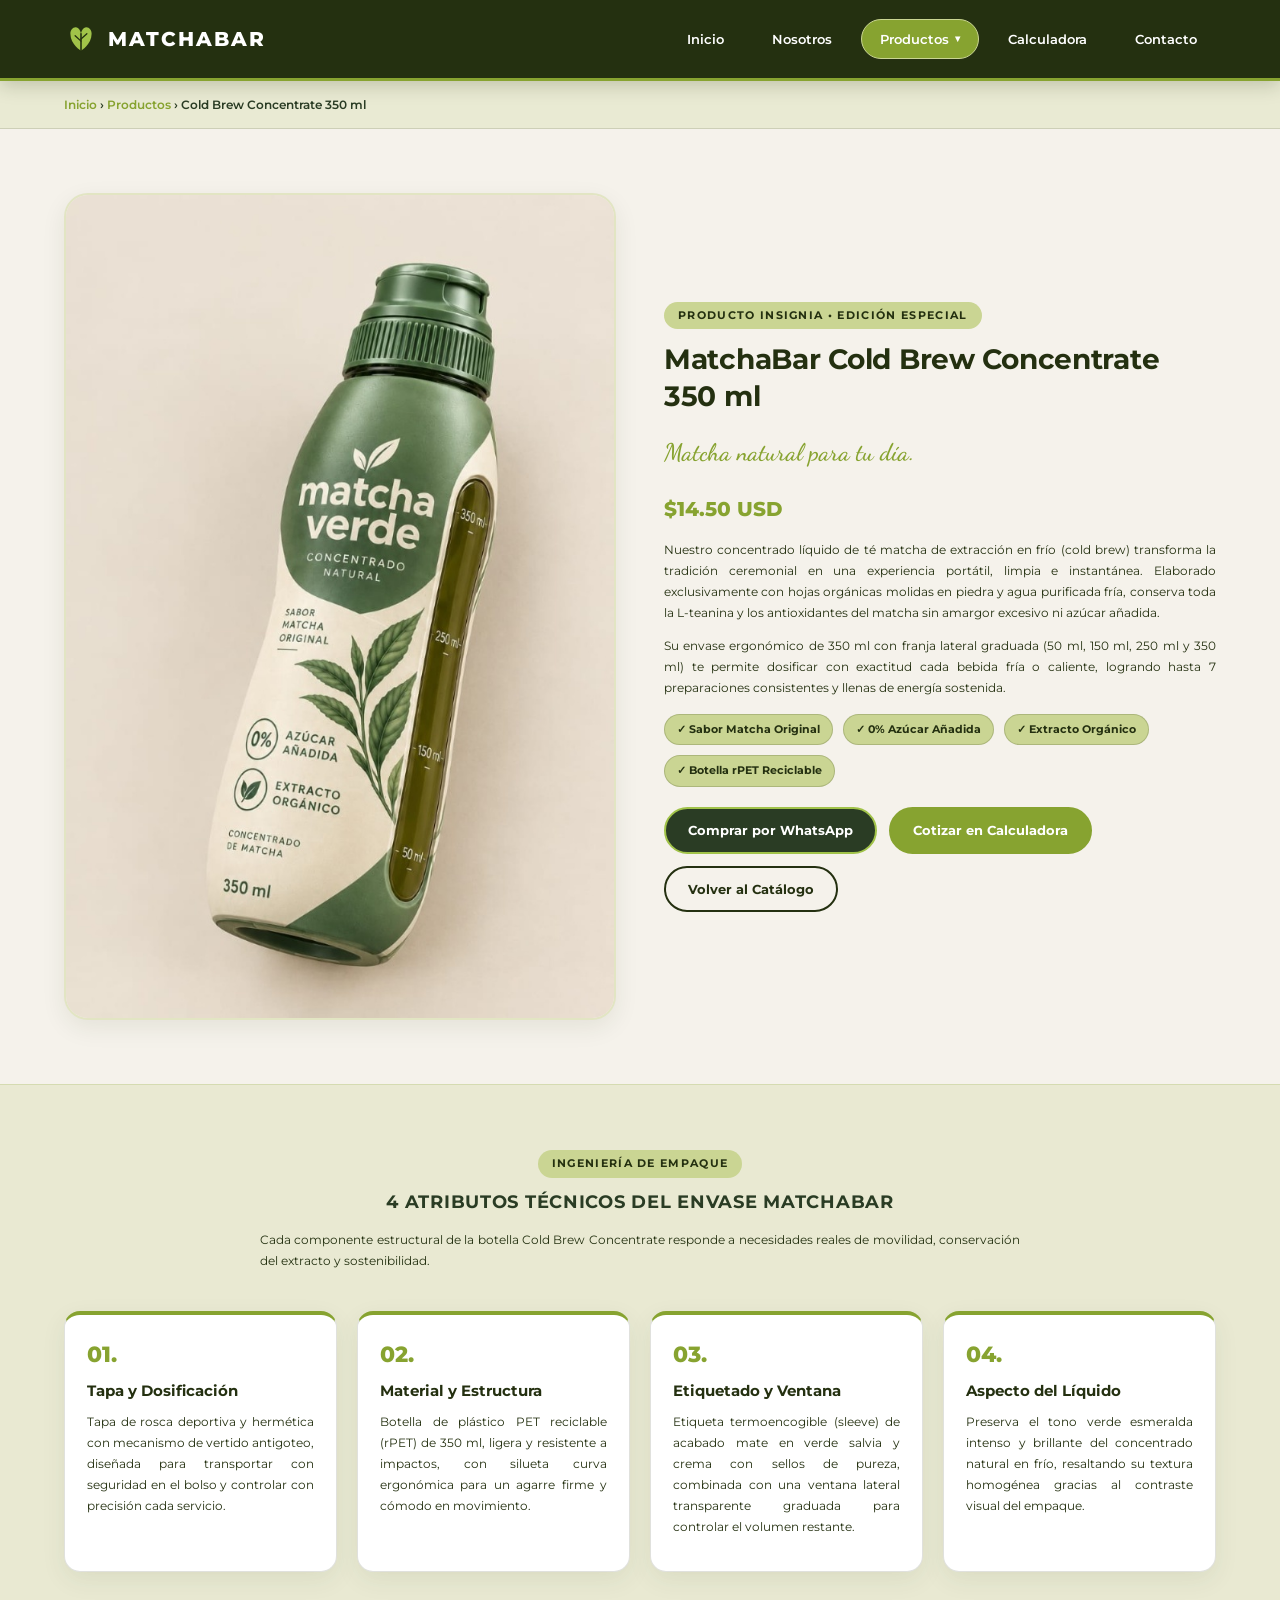
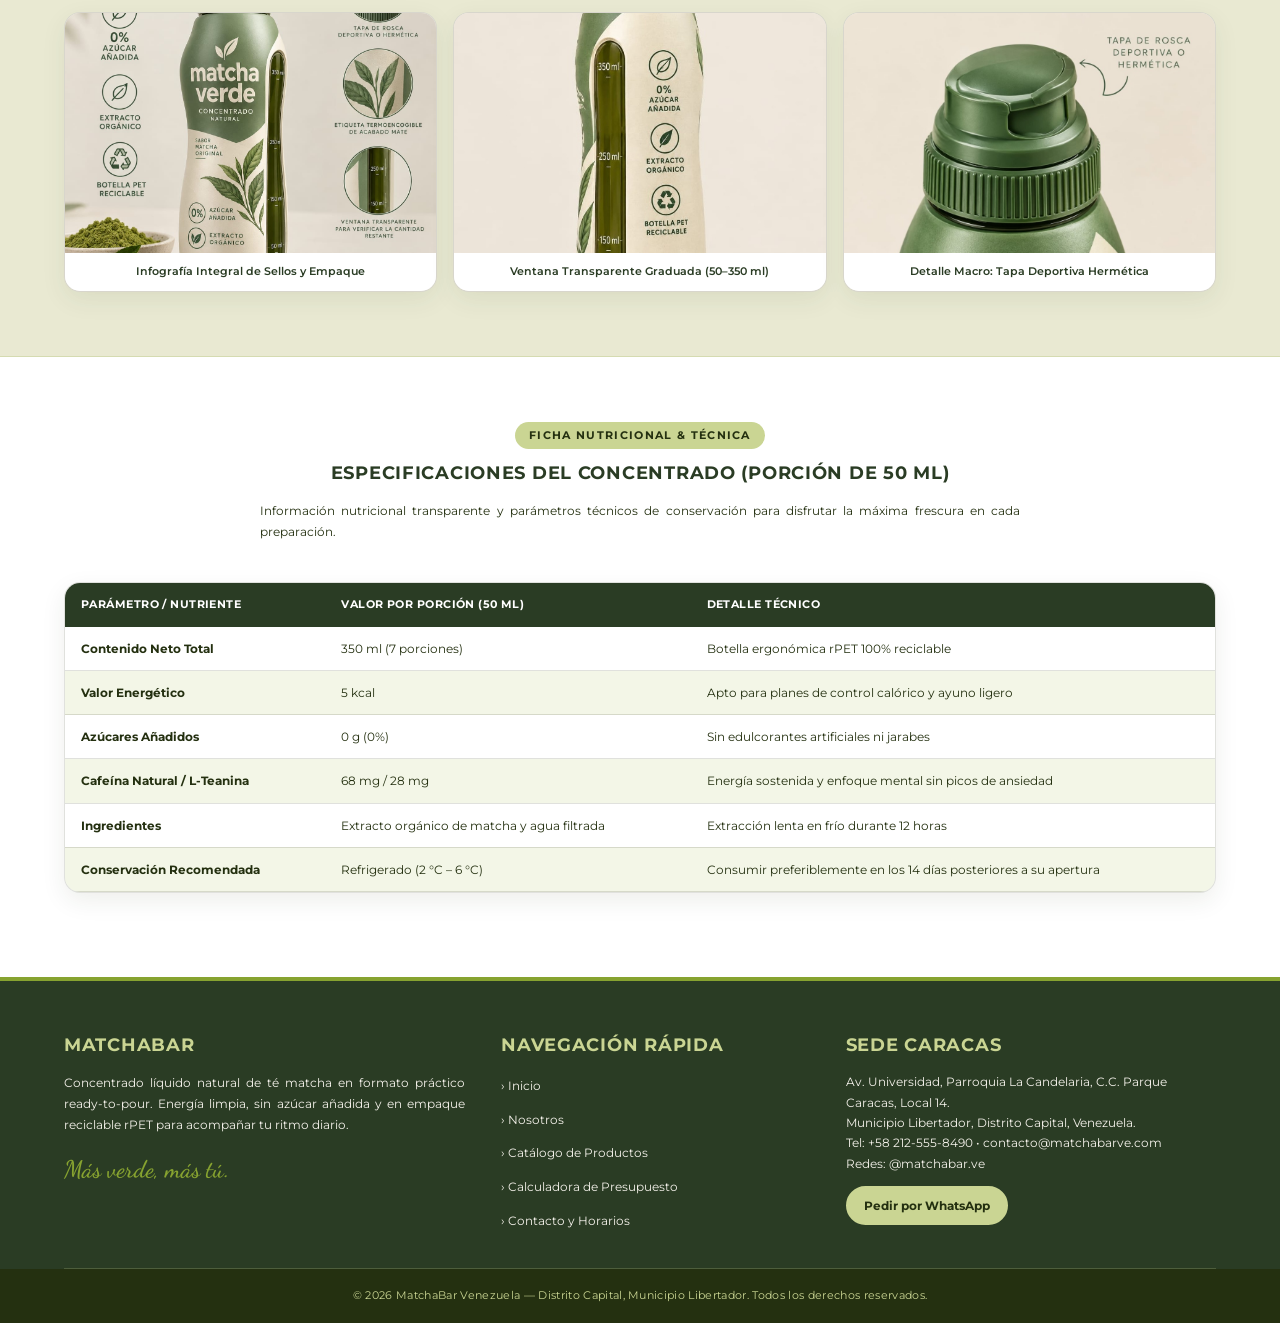
<file: producto-cold-brew.html>
<!DOCTYPE html>
<html lang="es">
<head>
    <!-- METADATOS Y CONFIGURACIÓN BASE DEL DOCUMENTO -->
    <meta charset="UTF-8">
    <meta name="viewport" content="width=device-width, initial-scale=1.0">
    <meta name="description" content="Ficha técnica de MatchaBar Cold Brew Concentrate 350 ml: 4 atributos de empaque, sellos ecológicos, tabla nutricional y compra directa.">
    <title>MatchaBar | Cold Brew Concentrate 350 ml</title>

    <!-- FUENTES DE GOOGLE FONTS (MONTSERRAT Y DANCING SCRIPT) -->
    <link rel="preconnect" href="https://fonts.googleapis.com">
    <link rel="preconnect" href="https://fonts.gstatic.com" crossorigin>
    <link href="https://fonts.googleapis.com/css2?family=Dancing+Script:wght@600;700&family=Montserrat:wght@400;500;600;700;800&display=swap" rel="stylesheet">

    <!-- HOJA DE ESTILOS EXTERNA PRINCIPAL -->
    <link rel="stylesheet" href="css/styles.css">
</head>
<body>

    <!-- HEADER GLOBAL CON LOGOTIPO Y NAVEGACIÓN HORIZONTAL -->
    <header class="site-header">
        <div class="contenedor header-contenedor">
            <!-- LOGOTIPO CORPORATIVO MATCHABAR CON ÍCONO SVG BOTÁNICO -->
            <a href="index.html" class="logo-marca" aria-label="Inicio de MatchaBar">
                <svg class="logo-icono" viewBox="0 0 64 64" fill="none" xmlns="http://www.w3.org/2000/svg" aria-hidden="true">
                    <path d="M32 54C32 54 12 42 12 22C12 16 16 10 22 10C28 10 32 18 32 24C32 18 36 10 42 10C48 10 52 16 52 22C52 42 32 54 32 54Z" fill="#A1C349"/>
                    <path d="M32 54V22" stroke="#243010" stroke-width="3" stroke-linecap="round"/>
                    <path d="M32 36L21 26" stroke="#243010" stroke-width="2.5" stroke-linecap="round"/>
                    <path d="M32 32L43 22" stroke="#243010" stroke-width="2.5" stroke-linecap="round"/>
                </svg>
                <span>MATCHABAR</span>
            </a>

            <!-- BOTÓN DE MENÚ MÓVIL -->
            <button type="button" class="btn-menu-movil" id="btn-menu-movil" aria-label="Abrir menú de navegación" aria-expanded="false">
                &#9776;
            </button>

            <!-- MENÚ DE NAVEGACIÓN PRINCIPAL -->
            <nav class="nav-principal" id="nav-principal" aria-label="Navegación principal">
                <ul class="nav-lista">
                    <li class="nav-item">
                        <a href="index.html" class="nav-enlace">Inicio</a>
                    </li>
                    <li class="nav-item">
                        <a href="nosotros.html" class="nav-enlace">Nosotros</a>
                    </li>
                    <!-- ELEMENTO CON SUBMENÚ DESPLEGABLE ANIMADO EN CSS -->
                    <li class="nav-item tiene-submenu">
                        <a href="productos.html" class="nav-enlace activo">
                            Productos <span class="flecha-submenu" aria-hidden="true">&#9662;</span>
                        </a>
                        <!-- SUBMENÚ DE PRODUCTOS Y SERVICIOS -->
                        <ul class="submenu" aria-label="Submenú de productos">
                            <li>
                                <a href="producto-cold-brew.html" class="submenu-enlace activo">Cold Brew Concentrate 350 ml</a>
                            </li>
                            <li>
                                <a href="producto-iced-latte.html" class="submenu-enlace">Matcha Iced Latte Ready-to-Pour</a>
                            </li>
                            <li>
                                <a href="producto-kit-ceremonial.html" class="submenu-enlace">Kit Ritual Ceremonial &amp; Chasen</a>
                            </li>
                            <li>
                                <a href="producto-pack-corporativo.html" class="submenu-enlace">Pack Corporativo &amp; Suscripción</a>
                            </li>
                        </ul>
                    </li>
                    <li class="nav-item">
                        <a href="calculadora.html" class="nav-enlace">Calculadora</a>
                    </li>
                    <li class="nav-item">
                        <a href="contacto.html" class="nav-enlace">Contacto</a>
                    </li>
                </ul>
            </nav>
        </div>
    </header>

    <!-- BARRA DE RUTA (MIGA DE PAN) -->
    <div class="barra-ruta">
        <div class="contenedor">
            <a href="index.html">Inicio</a> &rsaquo; <a href="productos.html">Productos</a> &rsaquo; <span>Cold Brew Concentrate 350 ml</span>
        </div>
    </div>

    <!-- CONTENIDO PRINCIPAL DE LA FICHA DE PRODUCTO -->
    <main>

        <!-- SECCIÓN 1: PRESENTACIÓN PRINCIPAL DEL PRODUCTO -->
        <section class="seccion seccion-crema animar-entrada" id="ficha-cold-brew">
            <div class="contenedor">
                <div class="split-layout">
                    <!-- IMAGEN PRINCIPAL DEL PRODUCTO -->
                    <div class="split-media">
                        <figure class="marco-imagen">
                            <img src="assets/img/botella-frente-inclinada.jpg" alt="Botella frontal inclinada de MatchaBar Cold Brew Concentrate 350 ml con ventana medidora">
                        </figure>
                    </div>

                    <!-- INFORMACIÓN COMERCIAL Y BOTONES DE COMPRA -->
                    <div class="split-contenido">
                        <span class="etiqueta-superior">Producto Insignia &bull; Edición Especial</span>
                        <h1>MatchaBar Cold Brew Concentrate 350 ml</h1>
                        <span class="eslogan-script">Matcha natural para tu día.</span>
                        <div class="producto-precio">$14.50 USD</div>

                        <p>
                            Nuestro concentrado líquido de té matcha de extracción en frío (cold brew) transforma la tradición ceremonial en una experiencia portátil, limpia e instantánea. Elaborado exclusivamente con hojas orgánicas molidas en piedra y agua purificada fría, conserva toda la L-teanina y los antioxidantes del matcha sin amargor excesivo ni azúcar añadida.
                        </p>
                        <p>
                            Su envase ergonómico de 350 ml con franja lateral graduada (50 ml, 150 ml, 250 ml y 350 ml) te permite dosificar con exactitud cada bebida fría o caliente, logrando hasta 7 preparaciones consistentes y llenas de energía sostenida.
                        </p>

                        <div class="sellos-lista">
                            <span class="badge-matcha">&#10003; Sabor Matcha Original</span>
                            <span class="badge-matcha">&#10003; 0% Azúcar Añadida</span>
                            <span class="badge-matcha">&#10003; Extracto Orgánico</span>
                            <span class="badge-matcha">&#10003; Botella rPET Reciclable</span>
                        </div>

                        <div class="grupo-botones">
                            <a href="https://wa.link/dwrt1z" target="_blank" rel="noopener noreferrer" class="btn btn-whatsapp">Comprar por WhatsApp</a>
                            <a href="calculadora.html" class="btn btn-primario">Cotizar en Calculadora</a>
                            <a href="productos.html" class="btn btn-secundario">Volver al Catálogo</a>
                        </div>
                    </div>
                </div>
            </div>
        </section>

        <!-- SECCIÓN 2: LOS 4 ATRIBUTOS TÉCNICOS Y GALERÍA DE DETALLE -->
        <section class="seccion seccion-salvia animar-entrada" id="atributos-cold-brew">
            <div class="contenedor">
                <div class="encabezado-seccion">
                    <span class="etiqueta-superior">Ingeniería de Empaque</span>
                    <h2>4 Atributos Técnicos del Envase MatchaBar</h2>
                    <p>
                        Cada componente estructural de la botella Cold Brew Concentrate responde a necesidades reales de movilidad, conservación del extracto y sostenibilidad.
                    </p>
                </div>

                <!-- CUADRÍCULA DE LOS 4 ATRIBUTOS DEL PDF -->
                <div class="grid-atributos">
                    <article class="tarjeta-atributo">
                        <span class="numero-atributo">01.</span>
                        <h3>Tapa y Dosificación</h3>
                        <p>
                            Tapa de rosca deportiva y hermética con mecanismo de vertido antigoteo, diseñada para transportar con seguridad en el bolso y controlar con precisión cada servicio.
                        </p>
                    </article>

                    <article class="tarjeta-atributo">
                        <span class="numero-atributo">02.</span>
                        <h3>Material y Estructura</h3>
                        <p>
                            Botella de plástico PET reciclable (rPET) de 350 ml, ligera y resistente a impactos, con silueta curva ergonómica para un agarre firme y cómodo en movimiento.
                        </p>
                    </article>

                    <article class="tarjeta-atributo">
                        <span class="numero-atributo">03.</span>
                        <h3>Etiquetado y Ventana</h3>
                        <p>
                            Etiqueta termoencogible (sleeve) de acabado mate en verde salvia y crema con sellos de pureza, combinada con una ventana lateral transparente graduada para controlar el volumen restante.
                        </p>
                    </article>

                    <article class="tarjeta-atributo">
                        <span class="numero-atributo">04.</span>
                        <h3>Aspecto del Líquido</h3>
                        <p>
                            Preserva el tono verde esmeralda intenso y brillante del concentrado natural en frío, resaltando su textura homogénea gracias al contraste visual del empaque.
                        </p>
                    </article>
                </div>

                <!-- GALERÍA TÉCNICA DE 3 IMÁGENES DE DETALLE -->
                <div class="galeria-detalle">
                    <figure class="galeria-item">
                        <img src="assets/img/infografia-atributos.jpg" alt="Infografía técnica de sellos ecológicos, tapa deportiva, etiqueta mate y ventana medidora de MatchaBar">
                        <figcaption class="galeria-pie">Infografía Integral de Sellos y Empaque</figcaption>
                    </figure>

                    <figure class="galeria-item">
                        <img src="assets/img/botella-ventana-lateral.jpg" alt="Vista lateral de la botella MatchaBar con ventana transparente graduada de 50 ml a 350 ml">
                        <figcaption class="galeria-pie">Ventana Transparente Graduada (50–350 ml)</figcaption>
                    </figure>

                    <figure class="galeria-item">
                        <img src="assets/img/detalle-tapa-hermetica.jpg" alt="Acercamiento macro de la tapa de rosca deportiva y hermética verde mate de MatchaBar">
                        <figcaption class="galeria-pie">Detalle Macro: Tapa Deportiva Hermética</figcaption>
                    </figure>
                </div>
            </div>
        </section>

        <!-- SECCIÓN 3: TABLA NUTRICIONAL Y ESPECIFICACIONES TÉCNICAS -->
        <section class="seccion seccion-blanca animar-entrada" id="tabla-tecnica-cold-brew">
            <div class="contenedor">
                <div class="encabezado-seccion">
                    <span class="etiqueta-superior">Ficha Nutricional &amp; Técnica</span>
                    <h2>Especificaciones del Concentrado (Porción de 50 ml)</h2>
                    <p>
                        Información nutricional transparente y parámetros técnicos de conservación para disfrutar la máxima frescura en cada preparación.
                    </p>
                </div>

                <!-- TABLA HTML SEMÁNTICA NUTRICIONAL Y TÉCNICA -->
                <div class="tabla-contenedor">
                    <table class="tabla-matcha">
                        <thead>
                            <tr>
                                <th>Parámetro / Nutriente</th>
                                <th>Valor por Porción (50 ml)</th>
                                <th>Detalle Técnico</th>
                            </tr>
                        </thead>
                        <tbody>
                            <tr>
                                <td><strong>Contenido Neto Total</strong></td>
                                <td>350 ml (7 porciones)</td>
                                <td>Botella ergonómica rPET 100% reciclable</td>
                            </tr>
                            <tr>
                                <td><strong>Valor Energético</strong></td>
                                <td>5 kcal</td>
                                <td>Apto para planes de control calórico y ayuno ligero</td>
                            </tr>
                            <tr>
                                <td><strong>Azúcares Añadidos</strong></td>
                                <td>0 g (0%)</td>
                                <td>Sin edulcorantes artificiales ni jarabes</td>
                            </tr>
                            <tr>
                                <td><strong>Cafeína Natural / L-Teanina</strong></td>
                                <td>68 mg / 28 mg</td>
                                <td>Energía sostenida y enfoque mental sin picos de ansiedad</td>
                            </tr>
                            <tr>
                                <td><strong>Ingredientes</strong></td>
                                <td>Extracto orgánico de matcha y agua filtrada</td>
                                <td>Extracción lenta en frío durante 12 horas</td>
                            </tr>
                            <tr>
                                <td><strong>Conservación Recomendada</strong></td>
                                <td>Refrigerado (2 °C – 6 °C)</td>
                                <td>Consumir preferiblemente en los 14 días posteriores a su apertura</td>
                            </tr>
                        </tbody>
                    </table>
                </div>
            </div>
        </section>

    </main>

    <!-- FOOTER CORPORATIVO GLOBAL -->
    <footer class="site-footer">
        <div class="contenedor">
            <div class="footer-grid">
                <!-- COLUMNA 1: RESUMEN DE MARCA -->
                <div class="footer-columna">
                    <h2>MATCHABAR</h2>
                    <p>
                        Concentrado líquido natural de té matcha en formato práctico ready-to-pour. Energía limpia, sin azúcar añadida y en empaque reciclable rPET para acompañar tu ritmo diario.
                    </p>
                    <span class="eslogan-script">Más verde, más tú.</span>
                </div>

                <!-- COLUMNA 2: ENLACES RÁPIDOS -->
                <div class="footer-columna">
                    <h2>Navegación Rápida</h2>
                    <ul class="footer-enlaces">
                        <li><a href="index.html">&#8250; Inicio</a></li>
                        <li><a href="nosotros.html">&#8250; Nosotros</a></li>
                        <li><a href="productos.html">&#8250; Catálogo de Productos</a></li>
                        <li><a href="calculadora.html">&#8250; Calculadora de Presupuesto</a></li>
                        <li><a href="contacto.html">&#8250; Contacto y Horarios</a></li>
                    </ul>
                </div>

                <!-- COLUMNA 3: UBICACIÓN Y WHATSAPP DIRECTO -->
                <div class="footer-columna">
                    <h2>Sede Caracas</h2>
                    <div class="footer-meta">
                        Av. Universidad, Parroquia La Candelaria, C.C. Parque Caracas, Local 14.<br>
                        Municipio Libertador, Distrito Capital, Venezuela.<br>
                        Tel: +58 212-555-8490 &bull; contacto@matchabarve.com<br>
                        Redes: @matchabar.ve
                    </div>
                    <a href="https://wa.link/dwrt1z" target="_blank" rel="noopener noreferrer" class="btn btn-claro btn-sm">
                        Pedir por WhatsApp
                    </a>
                </div>
            </div>
        </div>

        <!-- FRANJA DE DERECHOS DE AUTOR -->
        <div class="footer-base">
            <div class="contenedor">
                &copy; 2026 MatchaBar Venezuela — Distrito Capital, Municipio Libertador. Todos los derechos reservados.
            </div>
        </div>
    </footer>

    <!-- SCRIPT GENERAL DEL SITIO -->
    <script src="js/main.js"></script>
</body>
</html>
</file>
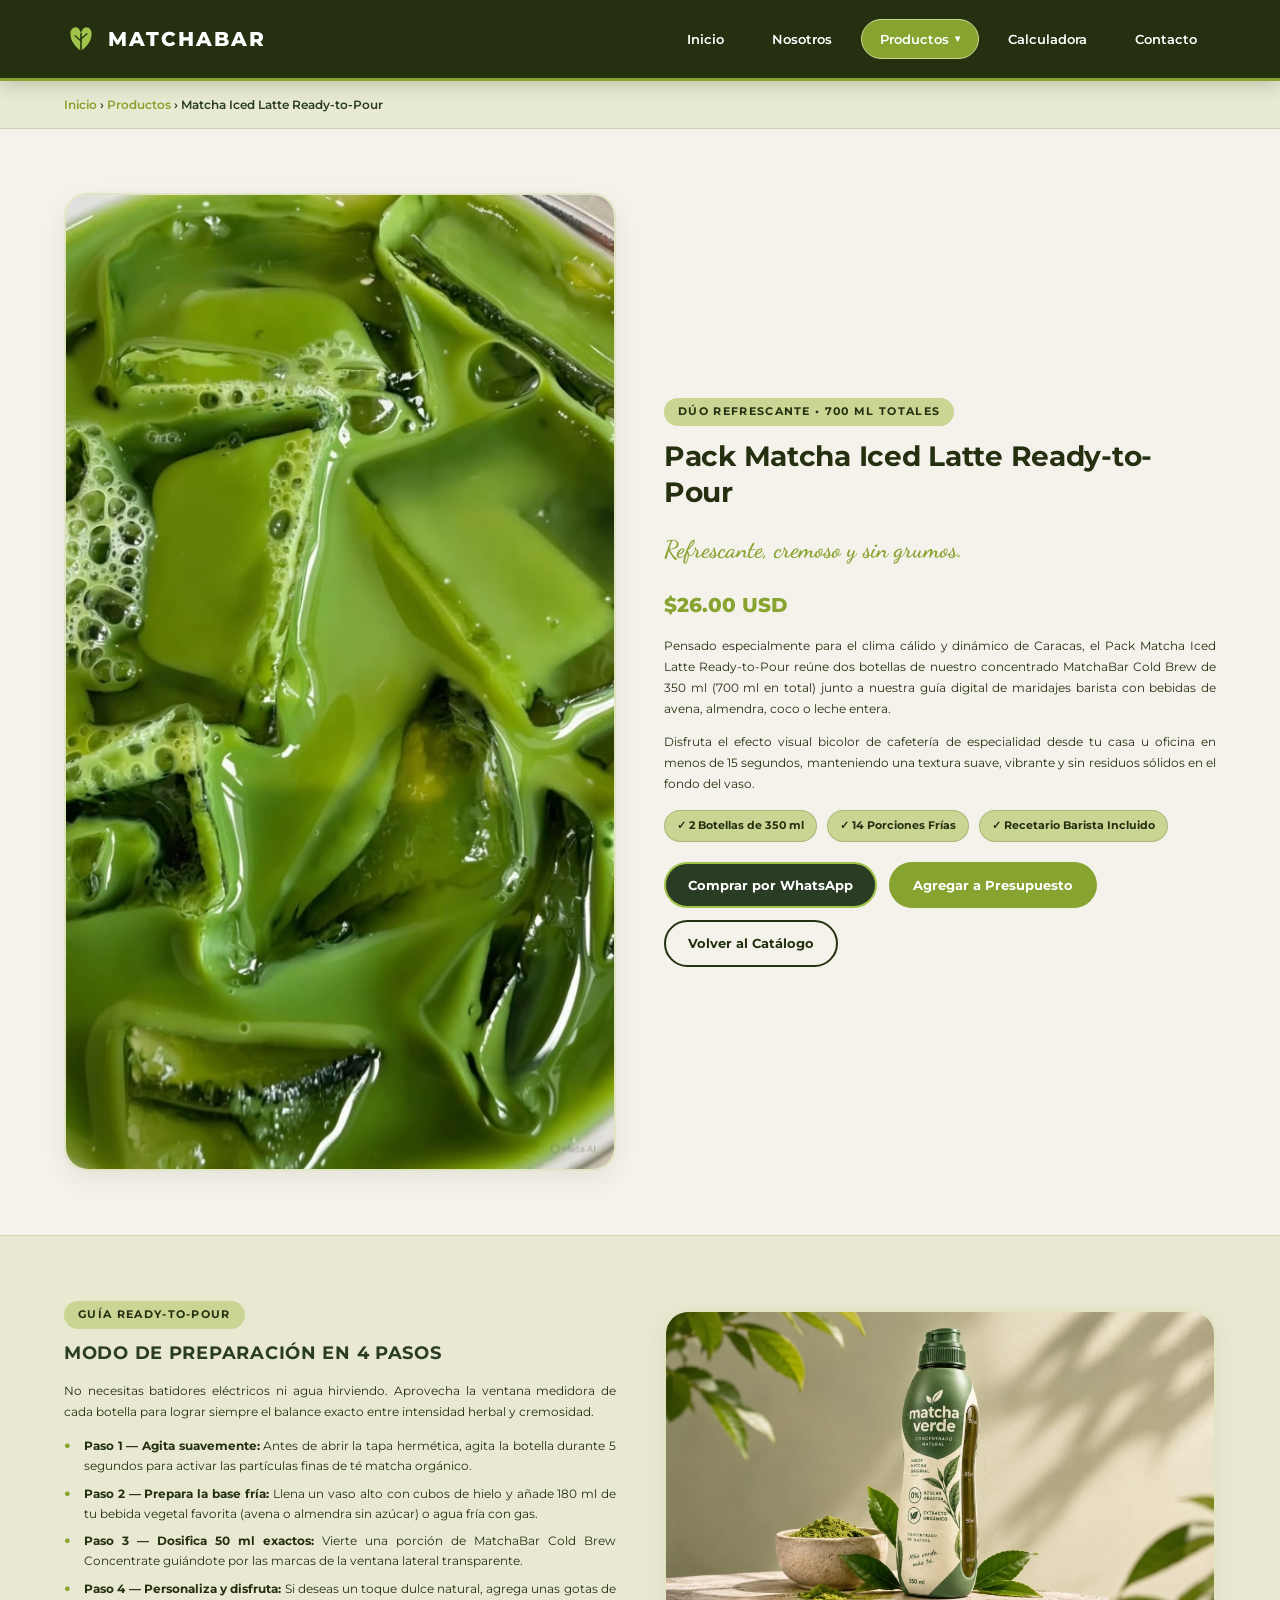
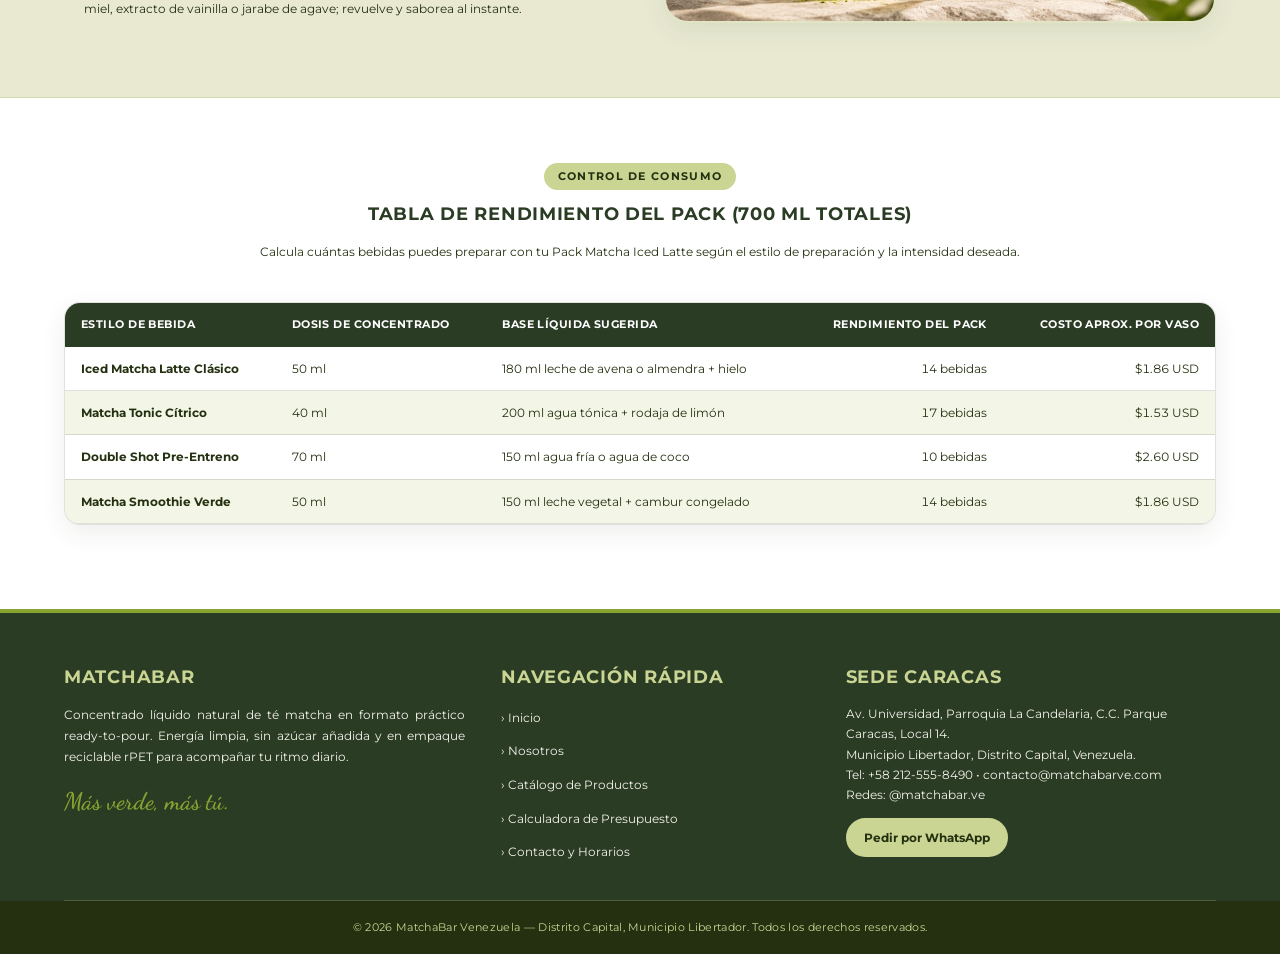
<file: producto-iced-latte.html>
<!DOCTYPE html>
<html lang="es">
<head>
    <!-- METADATOS Y CONFIGURACIÓN BASE DEL DOCUMENTO -->
    <meta charset="UTF-8">
    <meta name="viewport" content="width=device-width, initial-scale=1.0">
    <meta name="description" content="Pack Matcha Iced Latte Ready-to-Pour de MatchaBar: prepara iced lattes cremosos en 15 segundos. Modo de preparación, porciones y tabla de rendimiento.">
    <title>MatchaBar | Pack Matcha Iced Latte Ready-to-Pour</title>

    <!-- FUENTES DE GOOGLE FONTS (MONTSERRAT Y DANCING SCRIPT) -->
    <link rel="preconnect" href="https://fonts.googleapis.com">
    <link rel="preconnect" href="https://fonts.gstatic.com" crossorigin>
    <link href="https://fonts.googleapis.com/css2?family=Dancing+Script:wght@600;700&family=Montserrat:wght@400;500;600;700;800&display=swap" rel="stylesheet">

    <!-- HOJA DE ESTILOS EXTERNA PRINCIPAL -->
    <link rel="stylesheet" href="css/styles.css">
</head>
<body>

    <!-- HEADER GLOBAL CON LOGOTIPO Y NAVEGACIÓN HORIZONTAL -->
    <header class="site-header">
        <div class="contenedor header-contenedor">
            <!-- LOGOTIPO CORPORATIVO MATCHABAR CON ÍCONO SVG BOTÁNICO -->
            <a href="index.html" class="logo-marca" aria-label="Inicio de MatchaBar">
                <svg class="logo-icono" viewBox="0 0 64 64" fill="none" xmlns="http://www.w3.org/2000/svg" aria-hidden="true">
                    <path d="M32 54C32 54 12 42 12 22C12 16 16 10 22 10C28 10 32 18 32 24C32 18 36 10 42 10C48 10 52 16 52 22C52 42 32 54 32 54Z" fill="#A1C349"/>
                    <path d="M32 54V22" stroke="#243010" stroke-width="3" stroke-linecap="round"/>
                    <path d="M32 36L21 26" stroke="#243010" stroke-width="2.5" stroke-linecap="round"/>
                    <path d="M32 32L43 22" stroke="#243010" stroke-width="2.5" stroke-linecap="round"/>
                </svg>
                <span>MATCHABAR</span>
            </a>

            <!-- BOTÓN DE MENÚ MÓVIL -->
            <button type="button" class="btn-menu-movil" id="btn-menu-movil" aria-label="Abrir menú de navegación" aria-expanded="false">
                &#9776;
            </button>

            <!-- MENÚ DE NAVEGACIÓN PRINCIPAL -->
            <nav class="nav-principal" id="nav-principal" aria-label="Navegación principal">
                <ul class="nav-lista">
                    <li class="nav-item">
                        <a href="index.html" class="nav-enlace">Inicio</a>
                    </li>
                    <li class="nav-item">
                        <a href="nosotros.html" class="nav-enlace">Nosotros</a>
                    </li>
                    <!-- ELEMENTO CON SUBMENÚ DESPLEGABLE ANIMADO EN CSS -->
                    <li class="nav-item tiene-submenu">
                        <a href="productos.html" class="nav-enlace activo">
                            Productos <span class="flecha-submenu" aria-hidden="true">&#9662;</span>
                        </a>
                        <!-- SUBMENÚ DE PRODUCTOS Y SERVICIOS -->
                        <ul class="submenu" aria-label="Submenú de productos">
                            <li>
                                <a href="producto-cold-brew.html" class="submenu-enlace">Cold Brew Concentrate 350 ml</a>
                            </li>
                            <li>
                                <a href="producto-iced-latte.html" class="submenu-enlace activo">Matcha Iced Latte Ready-to-Pour</a>
                            </li>
                            <li>
                                <a href="producto-kit-ceremonial.html" class="submenu-enlace">Kit Ritual Ceremonial &amp; Chasen</a>
                            </li>
                            <li>
                                <a href="producto-pack-corporativo.html" class="submenu-enlace">Pack Corporativo &amp; Suscripción</a>
                            </li>
                        </ul>
                    </li>
                    <li class="nav-item">
                        <a href="calculadora.html" class="nav-enlace">Calculadora</a>
                    </li>
                    <li class="nav-item">
                        <a href="contacto.html" class="nav-enlace">Contacto</a>
                    </li>
                </ul>
            </nav>
        </div>
    </header>

    <!-- BARRA DE RUTA (MIGA DE PAN) -->
    <div class="barra-ruta">
        <div class="contenedor">
            <a href="index.html">Inicio</a> &rsaquo; <a href="productos.html">Productos</a> &rsaquo; <span>Matcha Iced Latte Ready-to-Pour</span>
        </div>
    </div>

    <!-- CONTENIDO PRINCIPAL DE LA FICHA ICED LATTE -->
    <main>

        <!-- SECCIÓN 1: PRESENTACIÓN DEL PACK ICED LATTE -->
        <section class="seccion seccion-crema animar-entrada" id="ficha-iced-latte">
            <div class="contenedor">
                <div class="split-layout">
                    <!-- IMAGEN PROTAGONISTA DE TEXTURA HELADA -->
                    <div class="split-media">
                        <figure class="marco-imagen">
                            <img src="assets/img/matcha-helado-textura.jpg" alt="Primer plano cremoso de Matcha Iced Latte frío sobre cubos de hielo">
                        </figure>
                    </div>

                    <!-- DESCRIPCIÓN COMERCIAL Y PRECIO -->
                    <div class="split-contenido">
                        <span class="etiqueta-superior">Dúo Refrescante &bull; 700 ml Totales</span>
                        <h1>Pack Matcha Iced Latte Ready-to-Pour</h1>
                        <span class="eslogan-script">Refrescante, cremoso y sin grumos.</span>
                        <div class="producto-precio">$26.00 USD</div>

                        <p>
                            Pensado especialmente para el clima cálido y dinámico de Caracas, el Pack Matcha Iced Latte Ready-to-Pour reúne dos botellas de nuestro concentrado MatchaBar Cold Brew de 350 ml (700 ml en total) junto a nuestra guía digital de maridajes barista con bebidas de avena, almendra, coco o leche entera.
                        </p>
                        <p>
                            Disfruta el efecto visual bicolor de cafetería de especialidad desde tu casa u oficina en menos de 15 segundos, manteniendo una textura suave, vibrante y sin residuos sólidos en el fondo del vaso.
                        </p>

                        <div class="sellos-lista">
                            <span class="badge-matcha">&#10003; 2 Botellas de 350 ml</span>
                            <span class="badge-matcha">&#10003; 14 Porciones Frías</span>
                            <span class="badge-matcha">&#10003; Recetario Barista Incluido</span>
                        </div>

                        <div class="grupo-botones">
                            <a href="https://wa.link/dwrt1z" target="_blank" rel="noopener noreferrer" class="btn btn-whatsapp">Comprar por WhatsApp</a>
                            <a href="calculadora.html" class="btn btn-primario">Agregar a Presupuesto</a>
                            <a href="productos.html" class="btn btn-secundario">Volver al Catálogo</a>
                        </div>
                    </div>
                </div>
            </div>
        </section>

        <!-- SECCIÓN 2: MODO DE PREPARACIÓN Y PORCIONES -->
        <section class="seccion seccion-salvia animar-entrada" id="preparacion-iced-latte">
            <div class="contenedor">
                <div class="split-layout">
                    <!-- PASO A PASO DE PREPARACIÓN -->
                    <div class="split-contenido">
                        <span class="etiqueta-superior">Guía Ready-to-Pour</span>
                        <h2>Modo de Preparación en 4 Pasos</h2>
                        <p>
                            No necesitas batidores eléctricos ni agua hirviendo. Aprovecha la ventana medidora de cada botella para lograr siempre el balance exacto entre intensidad herbal y cremosidad.
                        </p>

                        <ul class="lista-especificaciones">
                            <li>
                                <strong>Paso 1 — Agita suavemente:</strong> Antes de abrir la tapa hermética, agita la botella durante 5 segundos para activar las partículas finas de té matcha orgánico.
                            </li>
                            <li>
                                <strong>Paso 2 — Prepara la base fría:</strong> Llena un vaso alto con cubos de hielo y añade 180 ml de tu bebida vegetal favorita (avena o almendra sin azúcar) o agua fría con gas.
                            </li>
                            <li>
                                <strong>Paso 3 — Dosifica 50 ml exactos:</strong> Vierte una porción de MatchaBar Cold Brew Concentrate guiándote por las marcas de la ventana lateral transparente.
                            </li>
                            <li>
                                <strong>Paso 4 — Personaliza y disfruta:</strong> Si deseas un toque dulce natural, agrega unas gotas de miel, extracto de vainilla o jarabe de agave; revuelve y saborea al instante.
                            </li>
                        </ul>
                    </div>

                    <!-- IMAGEN COMPLEMENTARIA SOBRE PIEDRA -->
                    <div class="split-media">
                        <figure class="marco-imagen">
                            <img src="assets/img/hero-botella-piedra.jpg" alt="Botella MatchaBar Cold Brew Concentrate sobre piedra junto a hojas verdes y cuenco de matcha">
                        </figure>
                    </div>
                </div>
            </div>
        </section>

        <!-- SECCIÓN 3: TABLA DE RENDIMIENTO POR RECETA -->
        <section class="seccion seccion-blanca animar-entrada" id="tabla-rendimiento-latte">
            <div class="contenedor">
                <div class="encabezado-seccion">
                    <span class="etiqueta-superior">Control de Consumo</span>
                    <h2>Tabla de Rendimiento del Pack (700 ml Totales)</h2>
                    <p>
                        Calcula cuántas bebidas puedes preparar con tu Pack Matcha Iced Latte según el estilo de preparación y la intensidad deseada.
                    </p>
                </div>

                <!-- TABLA HTML SEMÁNTICA DE RENDIMIENTO -->
                <div class="tabla-contenedor">
                    <table class="tabla-matcha">
                        <thead>
                            <tr>
                                <th>Estilo de Bebida</th>
                                <th>Dosis de Concentrado</th>
                                <th>Base Líquida Sugerida</th>
                                <th class="celda-numero">Rendimiento del Pack</th>
                                <th class="celda-numero">Costo Aprox. por Vaso</th>
                            </tr>
                        </thead>
                        <tbody>
                            <tr>
                                <td><strong>Iced Matcha Latte Clásico</strong></td>
                                <td>50 ml</td>
                                <td>180 ml leche de avena o almendra + hielo</td>
                                <td class="celda-numero">14 bebidas</td>
                                <td class="celda-numero">$1.86 USD</td>
                            </tr>
                            <tr>
                                <td><strong>Matcha Tonic Cítrico</strong></td>
                                <td>40 ml</td>
                                <td>200 ml agua tónica + rodaja de limón</td>
                                <td class="celda-numero">17 bebidas</td>
                                <td class="celda-numero">$1.53 USD</td>
                            </tr>
                            <tr>
                                <td><strong>Double Shot Pre-Entreno</strong></td>
                                <td>70 ml</td>
                                <td>150 ml agua fría o agua de coco</td>
                                <td class="celda-numero">10 bebidas</td>
                                <td class="celda-numero">$2.60 USD</td>
                            </tr>
                            <tr>
                                <td><strong>Matcha Smoothie Verde</strong></td>
                                <td>50 ml</td>
                                <td>150 ml leche vegetal + cambur congelado</td>
                                <td class="celda-numero">14 bebidas</td>
                                <td class="celda-numero">$1.86 USD</td>
                            </tr>
                        </tbody>
                    </table>
                </div>
            </div>
        </section>

    </main>

    <!-- FOOTER CORPORATIVO GLOBAL -->
    <footer class="site-footer">
        <div class="contenedor">
            <div class="footer-grid">
                <!-- COLUMNA 1: RESUMEN DE MARCA -->
                <div class="footer-columna">
                    <h2>MATCHABAR</h2>
                    <p>
                        Concentrado líquido natural de té matcha en formato práctico ready-to-pour. Energía limpia, sin azúcar añadida y en empaque reciclable rPET para acompañar tu ritmo diario.
                    </p>
                    <span class="eslogan-script">Más verde, más tú.</span>
                </div>

                <!-- COLUMNA 2: ENLACES RÁPIDOS -->
                <div class="footer-columna">
                    <h2>Navegación Rápida</h2>
                    <ul class="footer-enlaces">
                        <li><a href="index.html">&#8250; Inicio</a></li>
                        <li><a href="nosotros.html">&#8250; Nosotros</a></li>
                        <li><a href="productos.html">&#8250; Catálogo de Productos</a></li>
                        <li><a href="calculadora.html">&#8250; Calculadora de Presupuesto</a></li>
                        <li><a href="contacto.html">&#8250; Contacto y Horarios</a></li>
                    </ul>
                </div>

                <!-- COLUMNA 3: UBICACIÓN Y WHATSAPP DIRECTO -->
                <div class="footer-columna">
                    <h2>Sede Caracas</h2>
                    <div class="footer-meta">
                        Av. Universidad, Parroquia La Candelaria, C.C. Parque Caracas, Local 14.<br>
                        Municipio Libertador, Distrito Capital, Venezuela.<br>
                        Tel: +58 212-555-8490 &bull; contacto@matchabarve.com<br>
                        Redes: @matchabar.ve
                    </div>
                    <a href="https://wa.link/dwrt1z" target="_blank" rel="noopener noreferrer" class="btn btn-claro btn-sm">
                        Pedir por WhatsApp
                    </a>
                </div>
            </div>
        </div>

        <!-- FRANJA DE DERECHOS DE AUTOR -->
        <div class="footer-base">
            <div class="contenedor">
                &copy; 2026 MatchaBar Venezuela — Distrito Capital, Municipio Libertador. Todos los derechos reservados.
            </div>
        </div>
    </footer>

    <!-- SCRIPT GENERAL DEL SITIO -->
    <script src="js/main.js"></script>
</body>
</html>
</file>
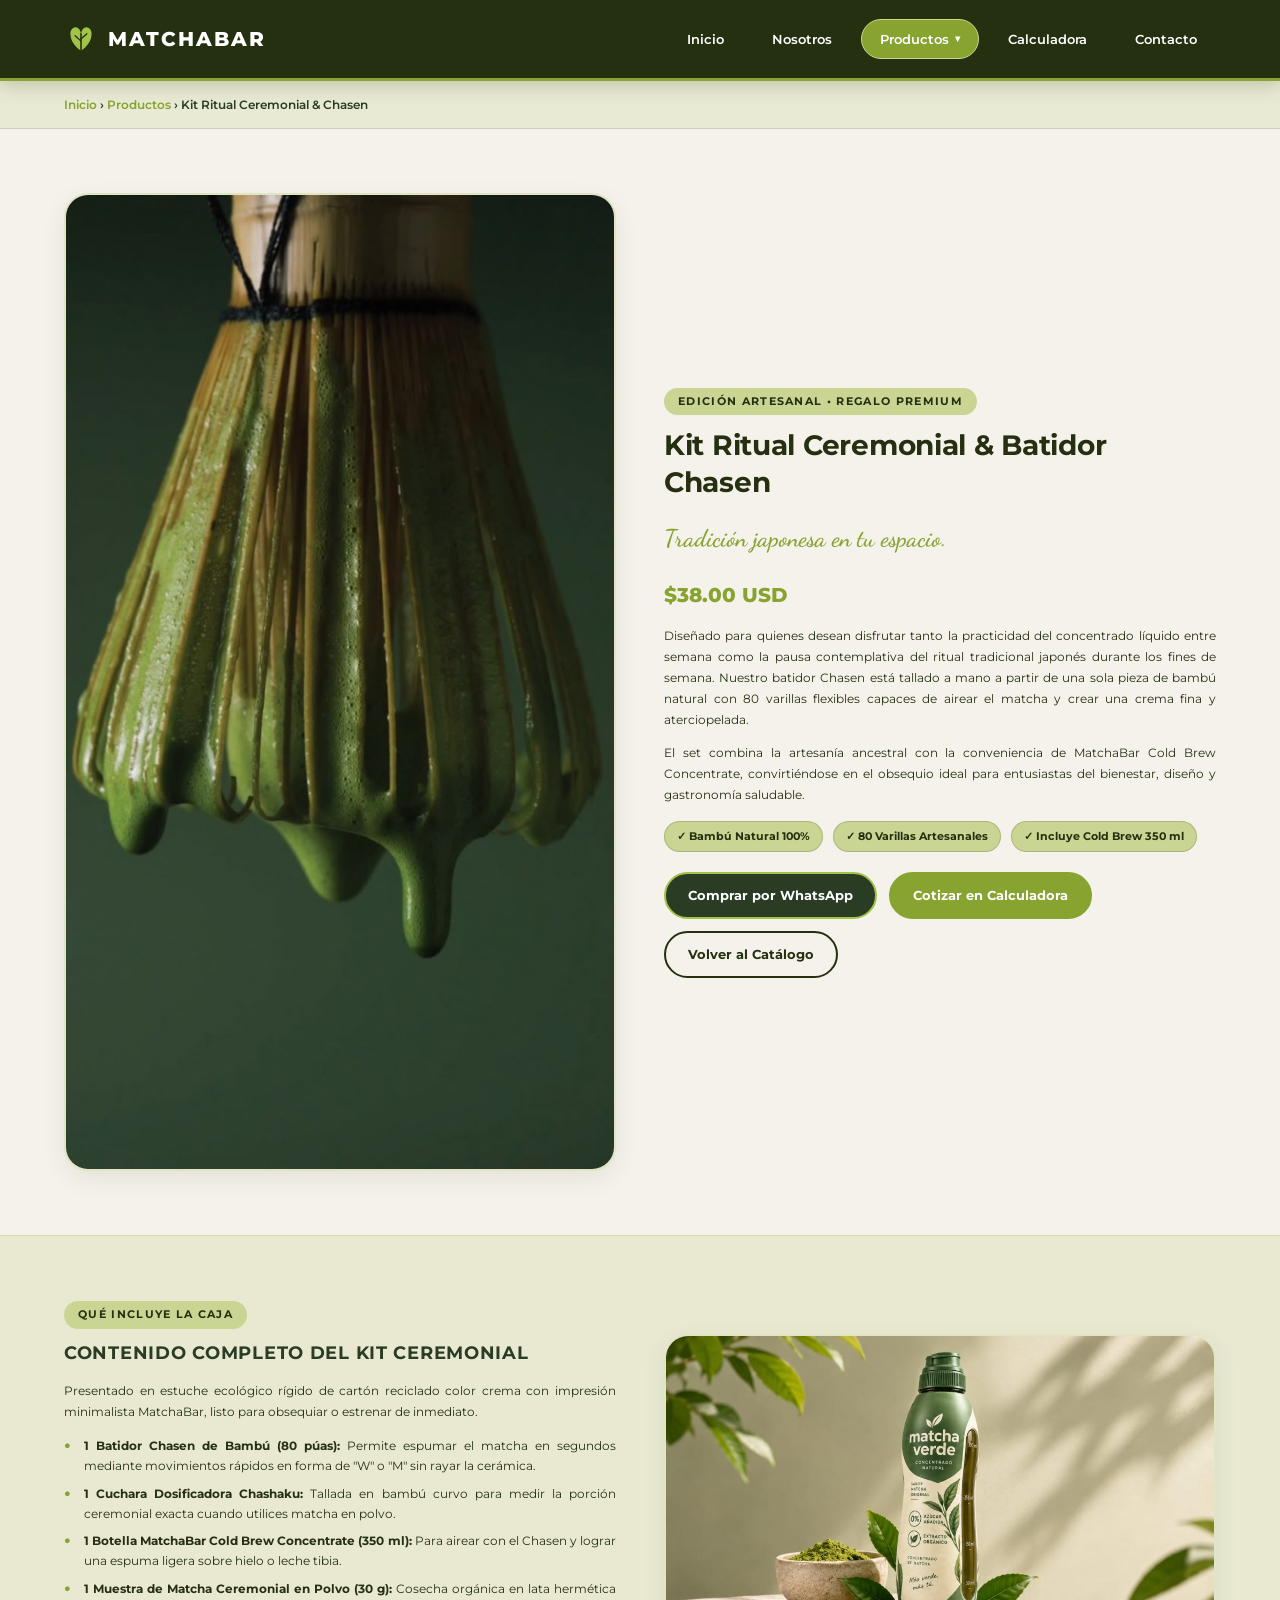
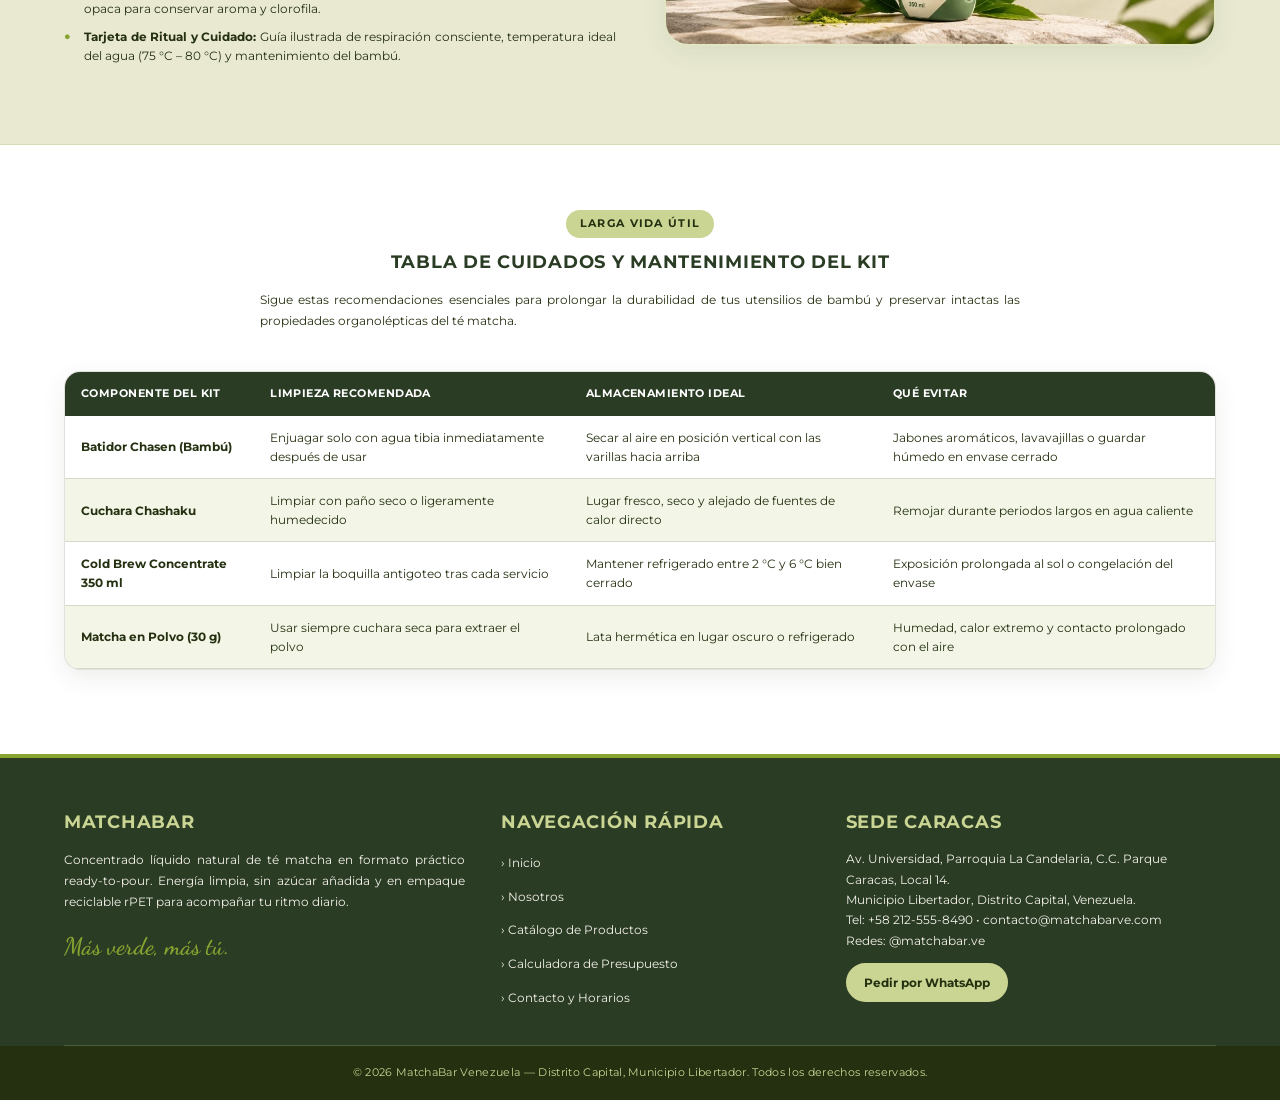
<file: producto-kit-ceremonial.html>
<!DOCTYPE html>
<html lang="es">
<head>
    <!-- METADATOS Y CONFIGURACIÓN BASE DEL DOCUMENTO -->
    <meta charset="UTF-8">
    <meta name="viewport" content="width=device-width, initial-scale=1.0">
    <meta name="description" content="Kit Ritual Ceremonial y Batidor Chasen de MatchaBar: tradición artesanal japonesa combinada con practicidad moderna. Contenido y tabla de cuidados.">
    <title>MatchaBar | Kit Ritual Ceremonial &amp; Batidor Chasen</title>

    <!-- FUENTES DE GOOGLE FONTS (MONTSERRAT Y DANCING SCRIPT) -->
    <link rel="preconnect" href="https://fonts.googleapis.com">
    <link rel="preconnect" href="https://fonts.gstatic.com" crossorigin>
    <link href="https://fonts.googleapis.com/css2?family=Dancing+Script:wght@600;700&family=Montserrat:wght@400;500;600;700;800&display=swap" rel="stylesheet">

    <!-- HOJA DE ESTILOS EXTERNA PRINCIPAL -->
    <link rel="stylesheet" href="css/styles.css">
</head>
<body>

    <!-- HEADER GLOBAL CON LOGOTIPO Y NAVEGACIÓN HORIZONTAL -->
    <header class="site-header">
        <div class="contenedor header-contenedor">
            <!-- LOGOTIPO CORPORATIVO MATCHABAR CON ÍCONO SVG BOTÁNICO -->
            <a href="index.html" class="logo-marca" aria-label="Inicio de MatchaBar">
                <svg class="logo-icono" viewBox="0 0 64 64" fill="none" xmlns="http://www.w3.org/2000/svg" aria-hidden="true">
                    <path d="M32 54C32 54 12 42 12 22C12 16 16 10 22 10C28 10 32 18 32 24C32 18 36 10 42 10C48 10 52 16 52 22C52 42 32 54 32 54Z" fill="#A1C349"/>
                    <path d="M32 54V22" stroke="#243010" stroke-width="3" stroke-linecap="round"/>
                    <path d="M32 36L21 26" stroke="#243010" stroke-width="2.5" stroke-linecap="round"/>
                    <path d="M32 32L43 22" stroke="#243010" stroke-width="2.5" stroke-linecap="round"/>
                </svg>
                <span>MATCHABAR</span>
            </a>

            <!-- BOTÓN DE MENÚ MÓVIL -->
            <button type="button" class="btn-menu-movil" id="btn-menu-movil" aria-label="Abrir menú de navegación" aria-expanded="false">
                &#9776;
            </button>

            <!-- MENÚ DE NAVEGACIÓN PRINCIPAL -->
            <nav class="nav-principal" id="nav-principal" aria-label="Navegación principal">
                <ul class="nav-lista">
                    <li class="nav-item">
                        <a href="index.html" class="nav-enlace">Inicio</a>
                    </li>
                    <li class="nav-item">
                        <a href="nosotros.html" class="nav-enlace">Nosotros</a>
                    </li>
                    <!-- ELEMENTO CON SUBMENÚ DESPLEGABLE ANIMADO EN CSS -->
                    <li class="nav-item tiene-submenu">
                        <a href="productos.html" class="nav-enlace activo">
                            Productos <span class="flecha-submenu" aria-hidden="true">&#9662;</span>
                        </a>
                        <!-- SUBMENÚ DE PRODUCTOS Y SERVICIOS -->
                        <ul class="submenu" aria-label="Submenú de productos">
                            <li>
                                <a href="producto-cold-brew.html" class="submenu-enlace">Cold Brew Concentrate 350 ml</a>
                            </li>
                            <li>
                                <a href="producto-iced-latte.html" class="submenu-enlace">Matcha Iced Latte Ready-to-Pour</a>
                            </li>
                            <li>
                                <a href="producto-kit-ceremonial.html" class="submenu-enlace activo">Kit Ritual Ceremonial &amp; Chasen</a>
                            </li>
                            <li>
                                <a href="producto-pack-corporativo.html" class="submenu-enlace">Pack Corporativo &amp; Suscripción</a>
                            </li>
                        </ul>
                    </li>
                    <li class="nav-item">
                        <a href="calculadora.html" class="nav-enlace">Calculadora</a>
                    </li>
                    <li class="nav-item">
                        <a href="contacto.html" class="nav-enlace">Contacto</a>
                    </li>
                </ul>
            </nav>
        </div>
    </header>

    <!-- BARRA DE RUTA (MIGA DE PAN) -->
    <div class="barra-ruta">
        <div class="contenedor">
            <a href="index.html">Inicio</a> &rsaquo; <a href="productos.html">Productos</a> &rsaquo; <span>Kit Ritual Ceremonial &amp; Chasen</span>
        </div>
    </div>

    <!-- CONTENIDO PRINCIPAL DE LA FICHA KIT CEREMONIAL -->
    <main>

        <!-- SECCIÓN 1: PRESENTACIÓN ARTESANAL DEL KIT -->
        <section class="seccion seccion-crema animar-entrada" id="ficha-kit-ceremonial">
            <div class="contenedor">
                <div class="split-layout">
                    <!-- IMAGEN PROTAGONISTA DEL BATIDOR CHASEN -->
                    <div class="split-media">
                        <figure class="marco-imagen">
                            <img src="assets/img/batidor-chasen-ceremonial.jpg" alt="Batidor artesanal Chasen de bambú japonés con espuma densa de té matcha">
                        </figure>
                    </div>

                    <!-- DETALLE ARTESANAL Y BOTONES DE COMPRA -->
                    <div class="split-contenido">
                        <span class="etiqueta-superior">Edición Artesanal &bull; Regalo Premium</span>
                        <h1>Kit Ritual Ceremonial &amp; Batidor Chasen</h1>
                        <span class="eslogan-script">Tradición japonesa en tu espacio.</span>
                        <div class="producto-precio">$38.00 USD</div>

                        <p>
                            Diseñado para quienes desean disfrutar tanto la practicidad del concentrado líquido entre semana como la pausa contemplativa del ritual tradicional japonés durante los fines de semana. Nuestro batidor Chasen está tallado a mano a partir de una sola pieza de bambú natural con 80 varillas flexibles capaces de airear el matcha y crear una crema fina y aterciopelada.
                        </p>
                        <p>
                            El set combina la artesanía ancestral con la conveniencia de MatchaBar Cold Brew Concentrate, convirtiéndose en el obsequio ideal para entusiastas del bienestar, diseño y gastronomía saludable.
                        </p>

                        <div class="sellos-lista">
                            <span class="badge-matcha">&#10003; Bambú Natural 100%</span>
                            <span class="badge-matcha">&#10003; 80 Varillas Artesanales</span>
                            <span class="badge-matcha">&#10003; Incluye Cold Brew 350 ml</span>
                        </div>

                        <div class="grupo-botones">
                            <a href="https://wa.link/dwrt1z" target="_blank" rel="noopener noreferrer" class="btn btn-whatsapp">Comprar por WhatsApp</a>
                            <a href="calculadora.html" class="btn btn-primario">Cotizar en Calculadora</a>
                            <a href="productos.html" class="btn btn-secundario">Volver al Catálogo</a>
                        </div>
                    </div>
                </div>
            </div>
        </section>

        <!-- SECCIÓN 2: CONTENIDO DETALLADO DEL KIT -->
        <section class="seccion seccion-salvia animar-entrada" id="contenido-kit">
            <div class="contenedor">
                <div class="split-layout">
                    <!-- LISTADO DE ELEMENTOS INCLUIDOS -->
                    <div class="split-contenido">
                        <span class="etiqueta-superior">Qué Incluye la Caja</span>
                        <h2>Contenido Completo del Kit Ceremonial</h2>
                        <p>
                            Presentado en estuche ecológico rígido de cartón reciclado color crema con impresión minimalista MatchaBar, listo para obsequiar o estrenar de inmediato.
                        </p>

                        <ul class="lista-especificaciones">
                            <li>
                                <strong>1 Batidor Chasen de Bambú (80 púas):</strong> Permite espumar el matcha en segundos mediante movimientos rápidos en forma de "W" o "M" sin rayar la cerámica.
                            </li>
                            <li>
                                <strong>1 Cuchara Dosificadora Chashaku:</strong> Tallada en bambú curvo para medir la porción ceremonial exacta cuando utilices matcha en polvo.
                            </li>
                            <li>
                                <strong>1 Botella MatchaBar Cold Brew Concentrate (350 ml):</strong> Para airear con el Chasen y lograr una espuma ligera sobre hielo o leche tibia.
                            </li>
                            <li>
                                <strong>1 Muestra de Matcha Ceremonial en Polvo (30 g):</strong> Cosecha orgánica en lata hermética opaca para conservar aroma y clorofila.
                            </li>
                            <li>
                                <strong>Tarjeta de Ritual y Cuidado:</strong> Guía ilustrada de respiración consciente, temperatura ideal del agua (75 °C – 80 °C) y mantenimiento del bambú.
                            </li>
                        </ul>
                    </div>

                    <!-- IMAGEN COMPLEMENTARIA DE MATCHA Y BOTELLA -->
                    <div class="split-media">
                        <figure class="marco-imagen">
                            <img src="assets/img/hero-botella-piedra.jpg" alt="Botella de concentrado MatchaBar junto a cuenco artesanal con té matcha ceremonial en polvo y hojas">
                        </figure>
                    </div>
                </div>
            </div>
        </section>

        <!-- SECCIÓN 3: TABLA DE CUIDADOS Y MANTENIMIENTO -->
        <section class="seccion seccion-blanca animar-entrada" id="tabla-cuidados-kit">
            <div class="contenedor">
                <div class="encabezado-seccion">
                    <span class="etiqueta-superior">Larga Vida Útil</span>
                    <h2>Tabla de Cuidados y Mantenimiento del Kit</h2>
                    <p>
                        Sigue estas recomendaciones esenciales para prolongar la durabilidad de tus utensilios de bambú y preservar intactas las propiedades organolépticas del té matcha.
                    </p>
                </div>

                <!-- TABLA HTML SEMÁNTICA DE CUIDADOS -->
                <div class="tabla-contenedor">
                    <table class="tabla-matcha">
                        <thead>
                            <tr>
                                <th>Componente del Kit</th>
                                <th>Limpieza Recomendada</th>
                                <th>Almacenamiento Ideal</th>
                                <th>Qué Evitar</th>
                            </tr>
                        </thead>
                        <tbody>
                            <tr>
                                <td><strong>Batidor Chasen (Bambú)</strong></td>
                                <td>Enjuagar solo con agua tibia inmediatamente después de usar</td>
                                <td>Secar al aire en posición vertical con las varillas hacia arriba</td>
                                <td>Jabones aromáticos, lavavajillas o guardar húmedo en envase cerrado</td>
                            </tr>
                            <tr>
                                <td><strong>Cuchara Chashaku</strong></td>
                                <td>Limpiar con paño seco o ligeramente humedecido</td>
                                <td>Lugar fresco, seco y alejado de fuentes de calor directo</td>
                                <td>Remojar durante periodos largos en agua caliente</td>
                            </tr>
                            <tr>
                                <td><strong>Cold Brew Concentrate 350 ml</strong></td>
                                <td>Limpiar la boquilla antigoteo tras cada servicio</td>
                                <td>Mantener refrigerado entre 2 °C y 6 °C bien cerrado</td>
                                <td>Exposición prolongada al sol o congelación del envase</td>
                            </tr>
                            <tr>
                                <td><strong>Matcha en Polvo (30 g)</strong></td>
                                <td>Usar siempre cuchara seca para extraer el polvo</td>
                                <td>Lata hermética en lugar oscuro o refrigerado</td>
                                <td>Humedad, calor extremo y contacto prolongado con el aire</td>
                            </tr>
                        </tbody>
                    </table>
                </div>
            </div>
        </section>

    </main>

    <!-- FOOTER CORPORATIVO GLOBAL -->
    <footer class="site-footer">
        <div class="contenedor">
            <div class="footer-grid">
                <!-- COLUMNA 1: RESUMEN DE MARCA -->
                <div class="footer-columna">
                    <h2>MATCHABAR</h2>
                    <p>
                        Concentrado líquido natural de té matcha en formato práctico ready-to-pour. Energía limpia, sin azúcar añadida y en empaque reciclable rPET para acompañar tu ritmo diario.
                    </p>
                    <span class="eslogan-script">Más verde, más tú.</span>
                </div>

                <!-- COLUMNA 2: ENLACES RÁPIDOS -->
                <div class="footer-columna">
                    <h2>Navegación Rápida</h2>
                    <ul class="footer-enlaces">
                        <li><a href="index.html">&#8250; Inicio</a></li>
                        <li><a href="nosotros.html">&#8250; Nosotros</a></li>
                        <li><a href="productos.html">&#8250; Catálogo de Productos</a></li>
                        <li><a href="calculadora.html">&#8250; Calculadora de Presupuesto</a></li>
                        <li><a href="contacto.html">&#8250; Contacto y Horarios</a></li>
                    </ul>
                </div>

                <!-- COLUMNA 3: UBICACIÓN Y WHATSAPP DIRECTO -->
                <div class="footer-columna">
                    <h2>Sede Caracas</h2>
                    <div class="footer-meta">
                        Av. Universidad, Parroquia La Candelaria, C.C. Parque Caracas, Local 14.<br>
                        Municipio Libertador, Distrito Capital, Venezuela.<br>
                        Tel: +58 212-555-8490 &bull; contacto@matchabarve.com<br>
                        Redes: @matchabar.ve
                    </div>
                    <a href="https://wa.link/dwrt1z" target="_blank" rel="noopener noreferrer" class="btn btn-claro btn-sm">
                        Pedir por WhatsApp
                    </a>
                </div>
            </div>
        </div>

        <!-- FRANJA DE DERECHOS DE AUTOR -->
        <div class="footer-base">
            <div class="contenedor">
                &copy; 2026 MatchaBar Venezuela — Distrito Capital, Municipio Libertador. Todos los derechos reservados.
            </div>
        </div>
    </footer>

    <!-- SCRIPT GENERAL DEL SITIO -->
    <script src="js/main.js"></script>
</body>
</html>
</file>
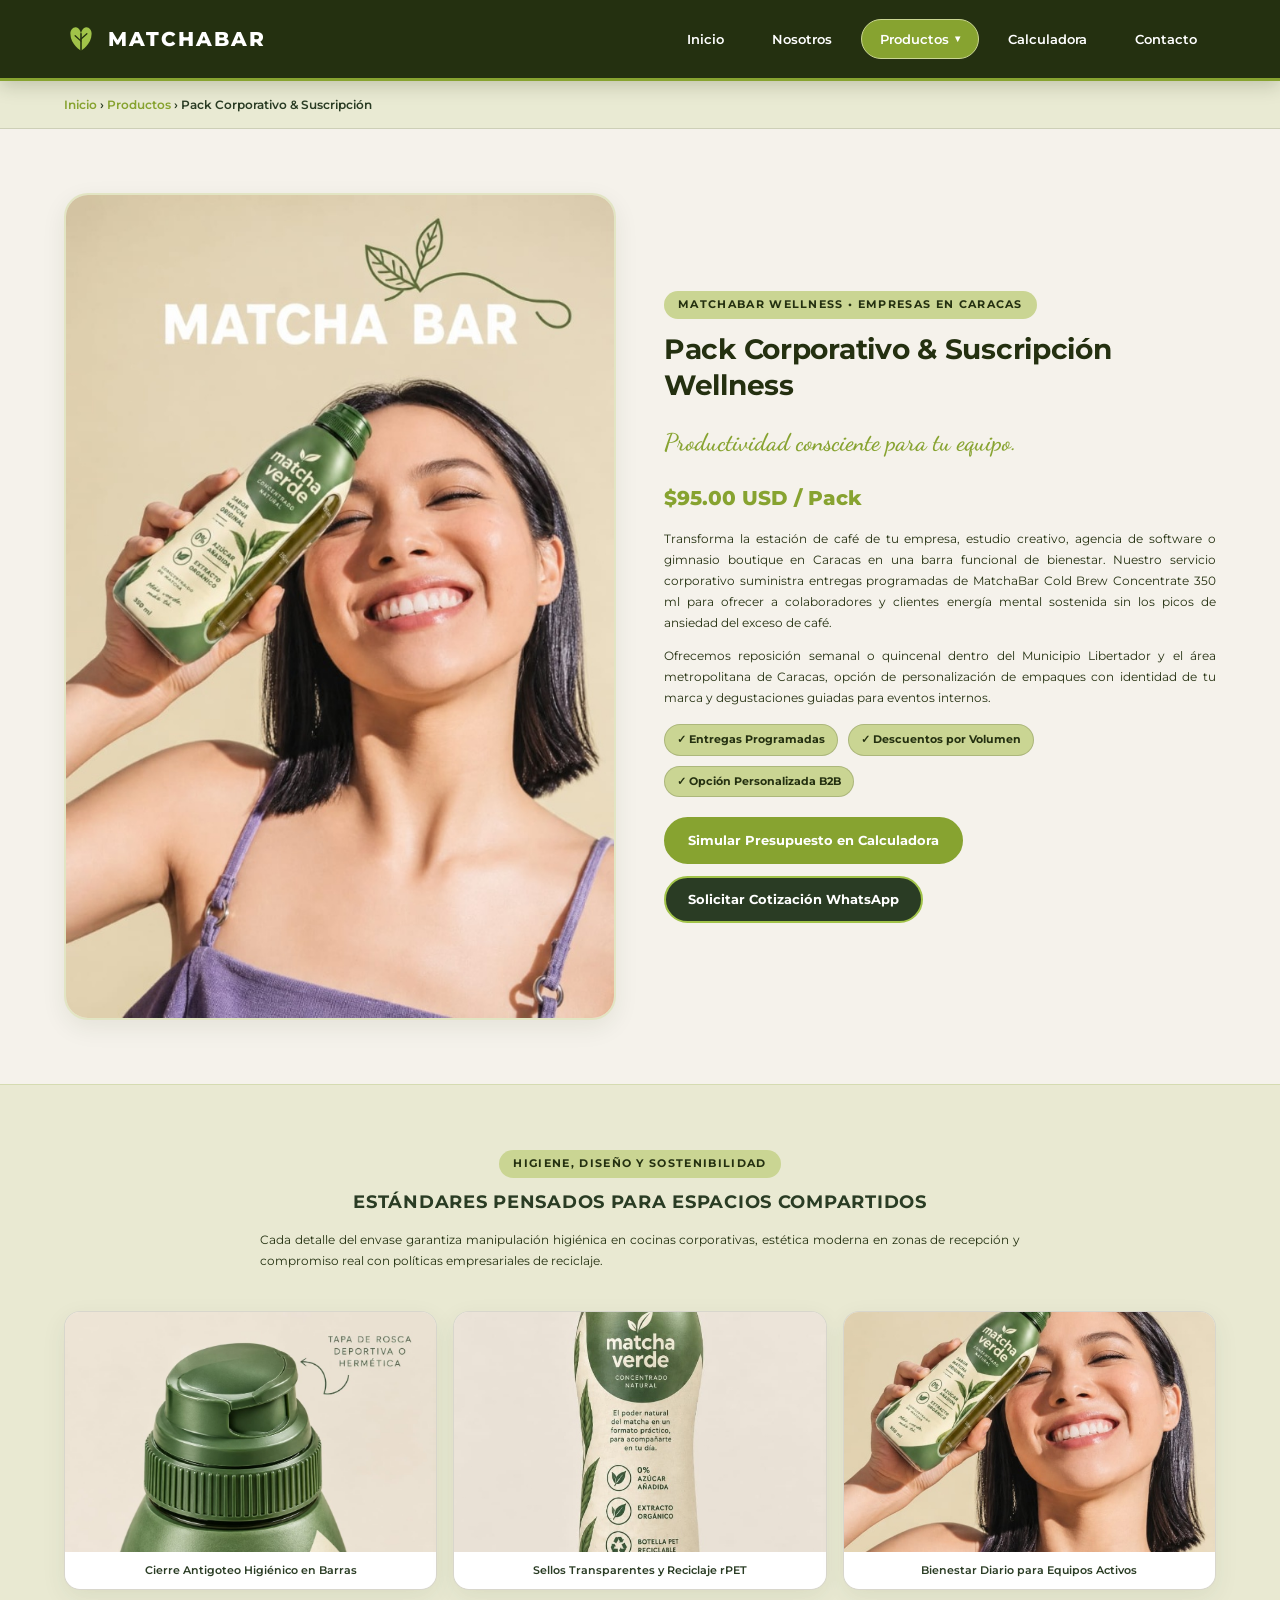
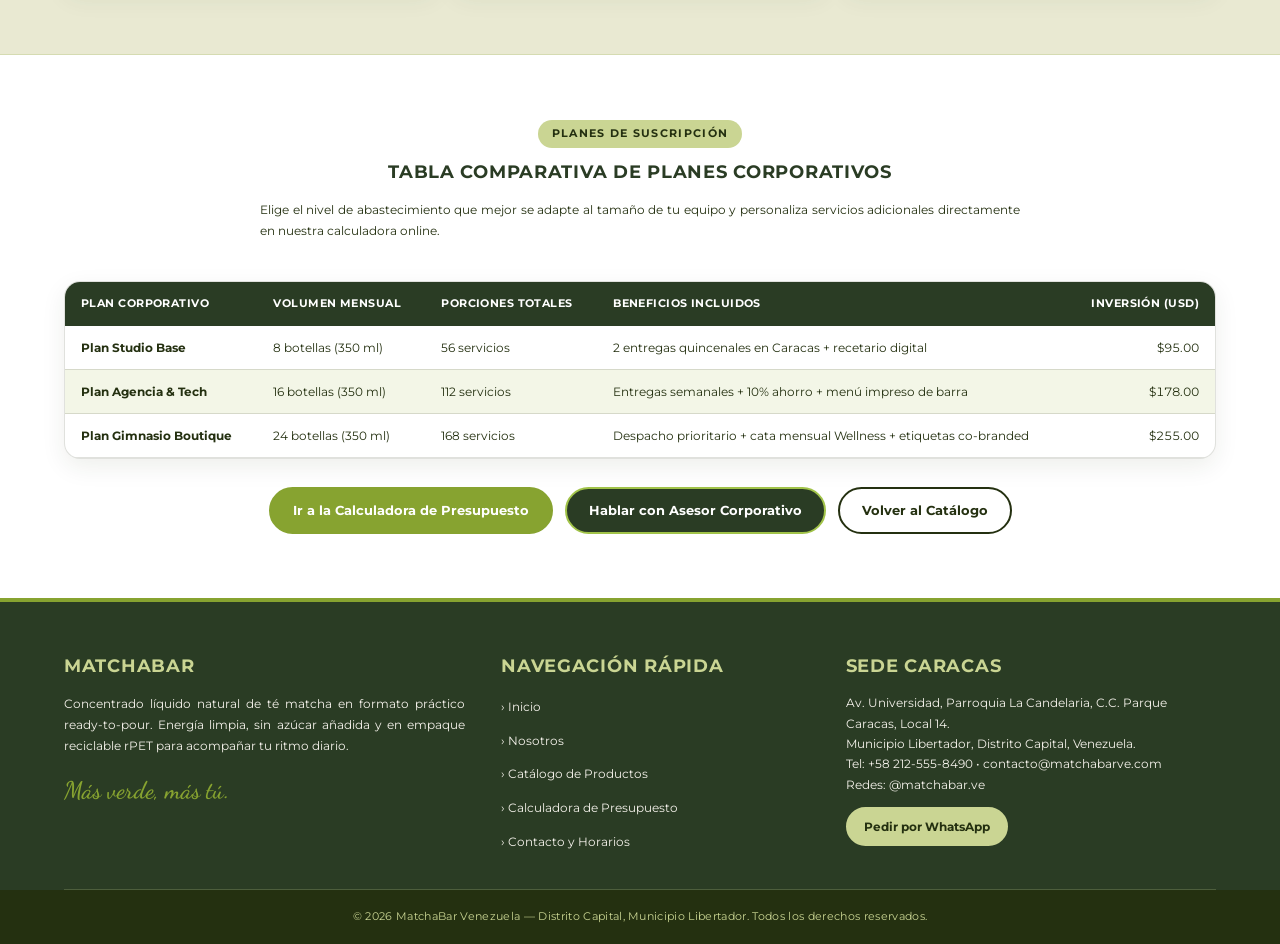
<file: producto-pack-corporativo.html>
<!DOCTYPE html>
<html lang="es">
<head>
    <!-- METADATOS Y CONFIGURACIÓN BASE DEL DOCUMENTO -->
    <meta charset="UTF-8">
    <meta name="viewport" content="width=device-width, initial-scale=1.0">
    <meta name="description" content="Servicio MatchaBar Wellness y Pack Corporativo en Caracas: planes de suscripción para oficinas, estudios creativos y gimnasios boutique.">
    <title>MatchaBar | Pack Corporativo &amp; Suscripción Wellness</title>

    <!-- FUENTES DE GOOGLE FONTS (MONTSERRAT Y DANCING SCRIPT) -->
    <link rel="preconnect" href="https://fonts.googleapis.com">
    <link rel="preconnect" href="https://fonts.gstatic.com" crossorigin>
    <link href="https://fonts.googleapis.com/css2?family=Dancing+Script:wght@600;700&family=Montserrat:wght@400;500;600;700;800&display=swap" rel="stylesheet">

    <!-- HOJA DE ESTILOS EXTERNA PRINCIPAL -->
    <link rel="stylesheet" href="css/styles.css">
</head>
<body>

    <!-- HEADER GLOBAL CON LOGOTIPO Y NAVEGACIÓN HORIZONTAL -->
    <header class="site-header">
        <div class="contenedor header-contenedor">
            <!-- LOGOTIPO CORPORATIVO MATCHABAR CON ÍCONO SVG BOTÁNICO -->
            <a href="index.html" class="logo-marca" aria-label="Inicio de MatchaBar">
                <svg class="logo-icono" viewBox="0 0 64 64" fill="none" xmlns="http://www.w3.org/2000/svg" aria-hidden="true">
                    <path d="M32 54C32 54 12 42 12 22C12 16 16 10 22 10C28 10 32 18 32 24C32 18 36 10 42 10C48 10 52 16 52 22C52 42 32 54 32 54Z" fill="#A1C349"/>
                    <path d="M32 54V22" stroke="#243010" stroke-width="3" stroke-linecap="round"/>
                    <path d="M32 36L21 26" stroke="#243010" stroke-width="2.5" stroke-linecap="round"/>
                    <path d="M32 32L43 22" stroke="#243010" stroke-width="2.5" stroke-linecap="round"/>
                </svg>
                <span>MATCHABAR</span>
            </a>

            <!-- BOTÓN DE MENÚ MÓVIL -->
            <button type="button" class="btn-menu-movil" id="btn-menu-movil" aria-label="Abrir menú de navegación" aria-expanded="false">
                &#9776;
            </button>

            <!-- MENÚ DE NAVEGACIÓN PRINCIPAL -->
            <nav class="nav-principal" id="nav-principal" aria-label="Navegación principal">
                <ul class="nav-lista">
                    <li class="nav-item">
                        <a href="index.html" class="nav-enlace">Inicio</a>
                    </li>
                    <li class="nav-item">
                        <a href="nosotros.html" class="nav-enlace">Nosotros</a>
                    </li>
                    <!-- ELEMENTO CON SUBMENÚ DESPLEGABLE ANIMADO EN CSS -->
                    <li class="nav-item tiene-submenu">
                        <a href="productos.html" class="nav-enlace activo">
                            Productos <span class="flecha-submenu" aria-hidden="true">&#9662;</span>
                        </a>
                        <!-- SUBMENÚ DE PRODUCTOS Y SERVICIOS -->
                        <ul class="submenu" aria-label="Submenú de productos">
                            <li>
                                <a href="producto-cold-brew.html" class="submenu-enlace">Cold Brew Concentrate 350 ml</a>
                            </li>
                            <li>
                                <a href="producto-iced-latte.html" class="submenu-enlace">Matcha Iced Latte Ready-to-Pour</a>
                            </li>
                            <li>
                                <a href="producto-kit-ceremonial.html" class="submenu-enlace">Kit Ritual Ceremonial &amp; Chasen</a>
                            </li>
                            <li>
                                <a href="producto-pack-corporativo.html" class="submenu-enlace activo">Pack Corporativo &amp; Suscripción</a>
                            </li>
                        </ul>
                    </li>
                    <li class="nav-item">
                        <a href="calculadora.html" class="nav-enlace">Calculadora</a>
                    </li>
                    <li class="nav-item">
                        <a href="contacto.html" class="nav-enlace">Contacto</a>
                    </li>
                </ul>
            </nav>
        </div>
    </header>

    <!-- BARRA DE RUTA (MIGA DE PAN) -->
    <div class="barra-ruta">
        <div class="contenedor">
            <a href="index.html">Inicio</a> &rsaquo; <a href="productos.html">Productos</a> &rsaquo; <span>Pack Corporativo &amp; Suscripción</span>
        </div>
    </div>

    <!-- CONTENIDO PRINCIPAL DEL SERVICIO CORPORATIVO -->
    <main>

        <!-- SECCIÓN 1: PRESENTACIÓN DEL SERVICIO WELLNESS B2B -->
        <section class="seccion seccion-crema animar-entrada" id="ficha-corporativo">
            <div class="contenedor">
                <div class="split-layout">
                    <!-- IMAGEN LIFESTYLE -->
                    <div class="split-media">
                        <figure class="marco-imagen">
                            <img src="assets/img/lifestyle-matchabar.jpg" alt="Joven profesional sosteniendo botella MatchaBar Cold Brew Concentrate en ambiente luminoso">
                        </figure>
                    </div>

                    <!-- PROPUESTA DE VALOR CORPORATIVA -->
                    <div class="split-contenido">
                        <span class="etiqueta-superior">MatchaBar Wellness &bull; Empresas en Caracas</span>
                        <h1>Pack Corporativo &amp; Suscripción Wellness</h1>
                        <span class="eslogan-script">Productividad consciente para tu equipo.</span>
                        <div class="producto-precio">$95.00 USD / Pack</div>

                        <p>
                            Transforma la estación de café de tu empresa, estudio creativo, agencia de software o gimnasio boutique en Caracas en una barra funcional de bienestar. Nuestro servicio corporativo suministra entregas programadas de MatchaBar Cold Brew Concentrate 350 ml para ofrecer a colaboradores y clientes energía mental sostenida sin los picos de ansiedad del exceso de café.
                        </p>
                        <p>
                            Ofrecemos reposición semanal o quincenal dentro del Municipio Libertador y el área metropolitana de Caracas, opción de personalización de empaques con identidad de tu marca y degustaciones guiadas para eventos internos.
                        </p>

                        <div class="sellos-lista">
                            <span class="badge-matcha">&#10003; Entregas Programadas</span>
                            <span class="badge-matcha">&#10003; Descuentos por Volumen</span>
                            <span class="badge-matcha">&#10003; Opción Personalizada B2B</span>
                        </div>

                        <div class="grupo-botones">
                            <a href="calculadora.html" class="btn btn-primario">Simular Presupuesto en Calculadora</a>
                            <a href="https://wa.link/dwrt1z" target="_blank" rel="noopener noreferrer" class="btn btn-whatsapp">Solicitar Cotización WhatsApp</a>
                        </div>
                    </div>
                </div>
            </div>
        </section>

        <!-- SECCIÓN 2: GALERÍA DE ESTÁNDARES DE CALIDAD CORPORATIVA -->
        <section class="seccion seccion-salvia animar-entrada" id="estandares-corporativos">
            <div class="contenedor">
                <div class="encabezado-seccion">
                    <span class="etiqueta-superior">Higiene, Diseño y Sostenibilidad</span>
                    <h2>Estándares Pensados para Espacios Compartidos</h2>
                    <p>
                        Cada detalle del envase garantiza manipulación higiénica en cocinas corporativas, estética moderna en zonas de recepción y compromiso real con políticas empresariales de reciclaje.
                    </p>
                </div>

                <!-- GALERÍA DE 3 VISTAS CLAVE -->
                <div class="galeria-detalle">
                    <figure class="galeria-item">
                        <img src="assets/img/detalle-tapa-hermetica.jpg" alt="Detalle de la tapa de rosca hermética antigoteo para uso limpio en oficinas">
                        <figcaption class="galeria-pie">Cierre Antigoteo Higiénico en Barras</figcaption>
                    </figure>

                    <figure class="galeria-item">
                        <img src="assets/img/botella-reverso-sellos.jpg" alt="Vista posterior del envase con sellos de 0% azúcar añadida, extracto orgánico y botella rPET reciclable">
                        <figcaption class="galeria-pie">Sellos Transparentes y Reciclaje rPET</figcaption>
                    </figure>

                    <figure class="galeria-item">
                        <img src="assets/img/lifestyle-matchabar.jpg" alt="Experiencia de consumo saludable MatchaBar para equipos modernos y creativos">
                        <figcaption class="galeria-pie">Bienestar Diario para Equipos Activos</figcaption>
                    </figure>
                </div>
            </div>
        </section>

        <!-- SECCIÓN 3: TABLA DE PLANES CORPORATIVOS -->
        <section class="seccion seccion-blanca animar-entrada" id="tabla-planes-corporativos">
            <div class="contenedor">
                <div class="encabezado-seccion">
                    <span class="etiqueta-superior">Planes de Suscripción</span>
                    <h2>Tabla Comparativa de Planes Corporativos</h2>
                    <p>
                        Elige el nivel de abastecimiento que mejor se adapte al tamaño de tu equipo y personaliza servicios adicionales directamente en nuestra calculadora online.
                    </p>
                </div>

                <!-- TABLA HTML SEMÁNTICA DE PLANES B2B -->
                <div class="tabla-contenedor">
                    <table class="tabla-matcha">
                        <thead>
                            <tr>
                                <th>Plan Corporativo</th>
                                <th>Volumen Mensual</th>
                                <th>Porciones Totales</th>
                                <th>Beneficios Incluidos</th>
                                <th class="celda-numero">Inversión (USD)</th>
                            </tr>
                        </thead>
                        <tbody>
                            <tr>
                                <td><strong>Plan Studio Base</strong></td>
                                <td>8 botellas (350 ml)</td>
                                <td>56 servicios</td>
                                <td>2 entregas quincenales en Caracas + recetario digital</td>
                                <td class="celda-numero">$95.00</td>
                            </tr>
                            <tr>
                                <td><strong>Plan Agencia &amp; Tech</strong></td>
                                <td>16 botellas (350 ml)</td>
                                <td>112 servicios</td>
                                <td>Entregas semanales + 10% ahorro + menú impreso de barra</td>
                                <td class="celda-numero">$178.00</td>
                            </tr>
                            <tr>
                                <td><strong>Plan Gimnasio Boutique</strong></td>
                                <td>24 botellas (350 ml)</td>
                                <td>168 servicios</td>
                                <td>Despacho prioritario + cata mensual Wellness + etiquetas co-branded</td>
                                <td class="celda-numero">$255.00</td>
                            </tr>
                        </tbody>
                    </table>
                </div>

                <div class="grupo-botones" style="justify-content: center; margin-top: 28px;">
                    <a href="calculadora.html" class="btn btn-primario">Ir a la Calculadora de Presupuesto</a>
                    <a href="https://wa.link/dwrt1z" target="_blank" rel="noopener noreferrer" class="btn btn-whatsapp">Hablar con Asesor Corporativo</a>
                    <a href="productos.html" class="btn btn-secundario">Volver al Catálogo</a>
                </div>
            </div>
        </section>

    </main>

    <!-- FOOTER CORPORATIVO GLOBAL -->
    <footer class="site-footer">
        <div class="contenedor">
            <div class="footer-grid">
                <!-- COLUMNA 1: RESUMEN DE MARCA -->
                <div class="footer-columna">
                    <h2>MATCHABAR</h2>
                    <p>
                        Concentrado líquido natural de té matcha en formato práctico ready-to-pour. Energía limpia, sin azúcar añadida y en empaque reciclable rPET para acompañar tu ritmo diario.
                    </p>
                    <span class="eslogan-script">Más verde, más tú.</span>
                </div>

                <!-- COLUMNA 2: ENLACES RÁPIDOS -->
                <div class="footer-columna">
                    <h2>Navegación Rápida</h2>
                    <ul class="footer-enlaces">
                        <li><a href="index.html">&#8250; Inicio</a></li>
                        <li><a href="nosotros.html">&#8250; Nosotros</a></li>
                        <li><a href="productos.html">&#8250; Catálogo de Productos</a></li>
                        <li><a href="calculadora.html">&#8250; Calculadora de Presupuesto</a></li>
                        <li><a href="contacto.html">&#8250; Contacto y Horarios</a></li>
                    </ul>
                </div>

                <!-- COLUMNA 3: UBICACIÓN Y WHATSAPP DIRECTO -->
                <div class="footer-columna">
                    <h2>Sede Caracas</h2>
                    <div class="footer-meta">
                        Av. Universidad, Parroquia La Candelaria, C.C. Parque Caracas, Local 14.<br>
                        Municipio Libertador, Distrito Capital, Venezuela.<br>
                        Tel: +58 212-555-8490 &bull; contacto@matchabarve.com<br>
                        Redes: @matchabar.ve
                    </div>
                    <a href="https://wa.link/dwrt1z" target="_blank" rel="noopener noreferrer" class="btn btn-claro btn-sm">
                        Pedir por WhatsApp
                    </a>
                </div>
            </div>
        </div>

        <!-- FRANJA DE DERECHOS DE AUTOR -->
        <div class="footer-base">
            <div class="contenedor">
                &copy; 2026 MatchaBar Venezuela — Distrito Capital, Municipio Libertador. Todos los derechos reservados.
            </div>
        </div>
    </footer>

    <!-- SCRIPT GENERAL DEL SITIO -->
    <script src="js/main.js"></script>
</body>
</html>
</file>
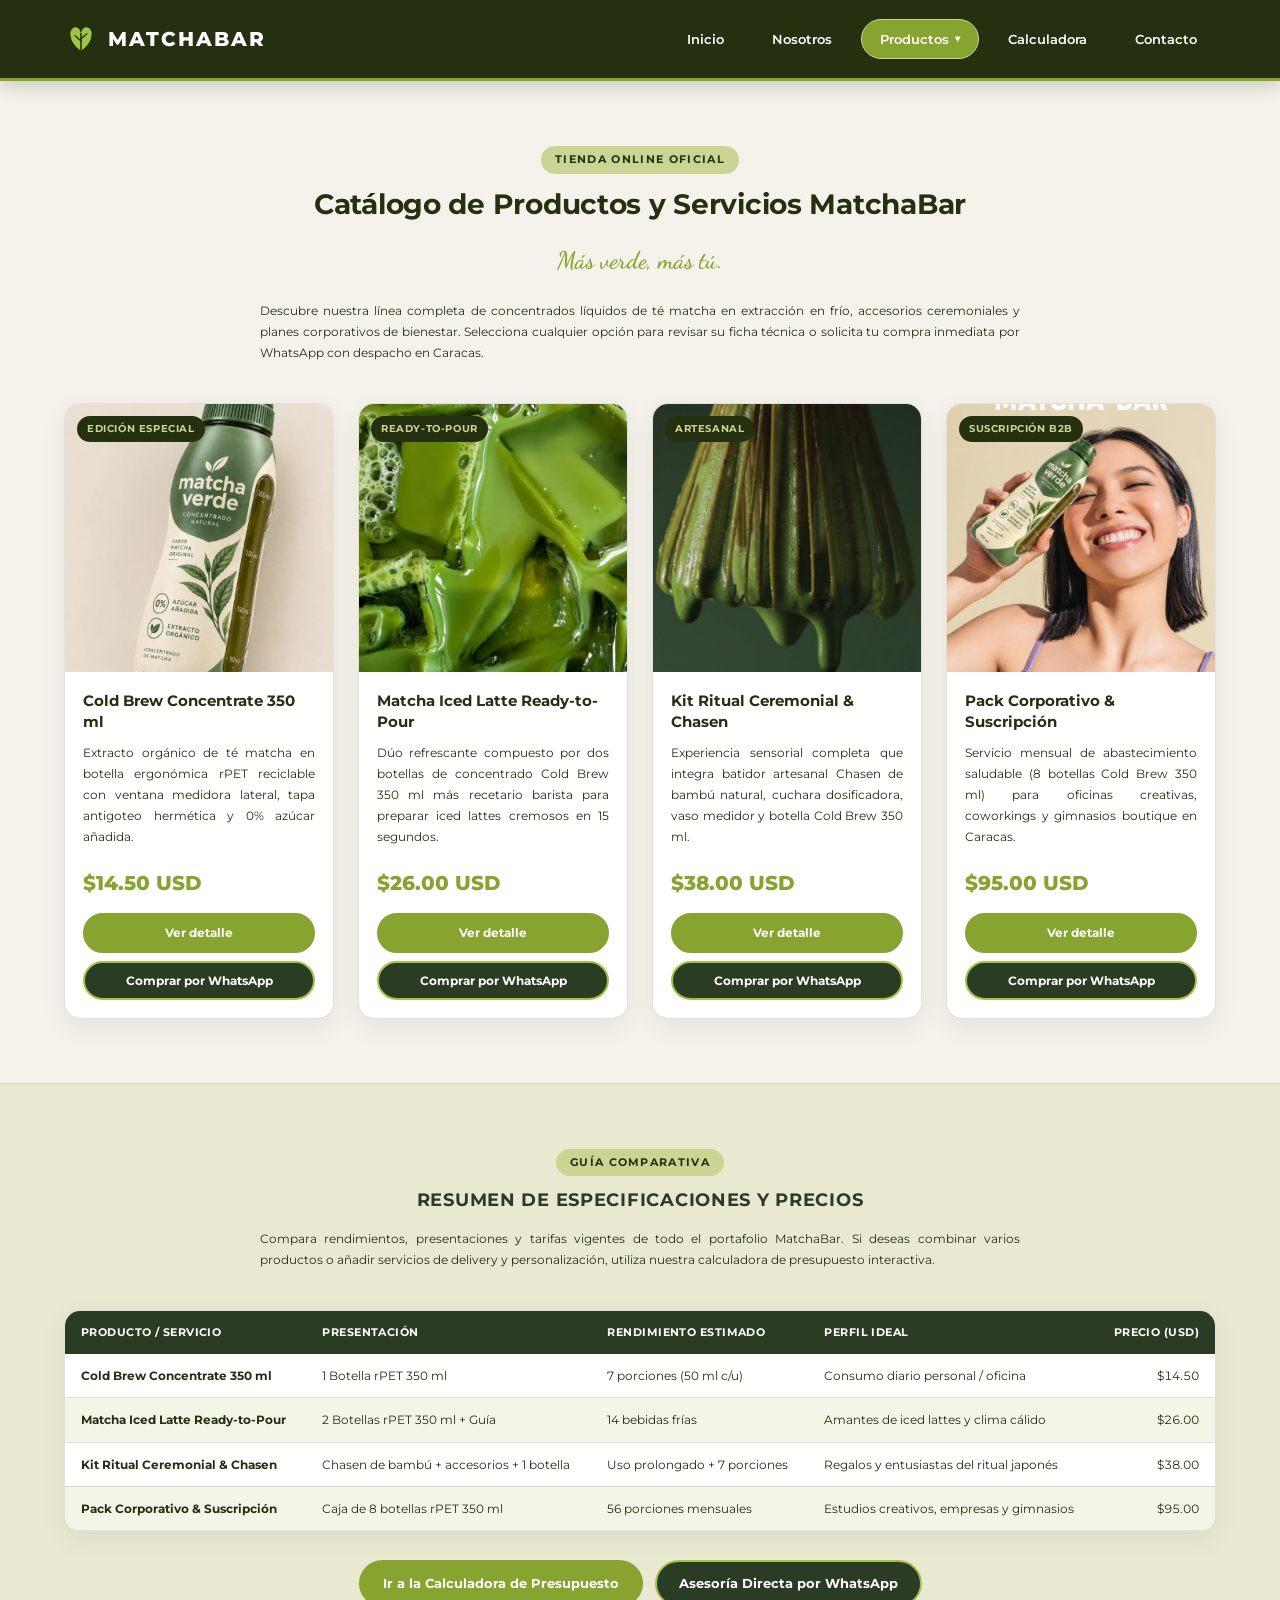
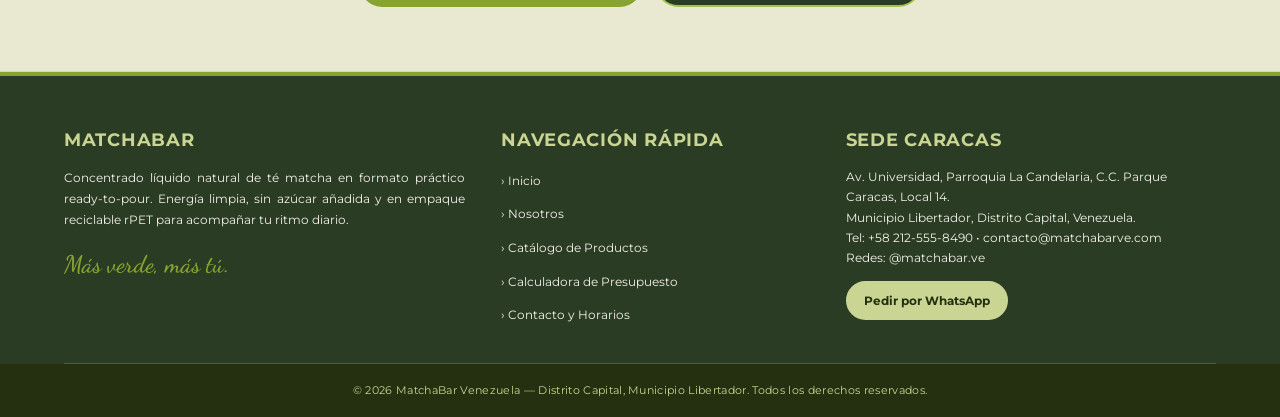
<file: productos.html>
<!DOCTYPE html>
<html lang="es">
<head>
    <!-- METADATOS Y CONFIGURACIÓN BASE DEL DOCUMENTO -->
    <meta charset="UTF-8">
    <meta name="viewport" content="width=device-width, initial-scale=1.0">
    <meta name="description" content="Catálogo oficial de productos y servicios de MatchaBar Venezuela: Cold Brew Concentrate 350 ml, Pack Iced Latte, Kit Ceremonial Chasen y Pack Corporativo.">
    <title>MatchaBar | Catálogo de Productos y Servicios</title>

    <!-- FUENTES DE GOOGLE FONTS (MONTSERRAT Y DANCING SCRIPT) -->
    <link rel="preconnect" href="https://fonts.googleapis.com">
    <link rel="preconnect" href="https://fonts.gstatic.com" crossorigin>
    <link href="https://fonts.googleapis.com/css2?family=Dancing+Script:wght@600;700&family=Montserrat:wght@400;500;600;700;800&display=swap" rel="stylesheet">

    <!-- HOJA DE ESTILOS EXTERNA PRINCIPAL -->
    <link rel="stylesheet" href="css/styles.css">
</head>
<body>

    <!-- HEADER GLOBAL CON LOGOTIPO Y NAVEGACIÓN HORIZONTAL -->
    <header class="site-header">
        <div class="contenedor header-contenedor">
            <!-- LOGOTIPO CORPORATIVO MATCHABAR CON ÍCONO SVG BOTÁNICO -->
            <a href="index.html" class="logo-marca" aria-label="Inicio de MatchaBar">
                <svg class="logo-icono" viewBox="0 0 64 64" fill="none" xmlns="http://www.w3.org/2000/svg" aria-hidden="true">
                    <path d="M32 54C32 54 12 42 12 22C12 16 16 10 22 10C28 10 32 18 32 24C32 18 36 10 42 10C48 10 52 16 52 22C52 42 32 54 32 54Z" fill="#A1C349"/>
                    <path d="M32 54V22" stroke="#243010" stroke-width="3" stroke-linecap="round"/>
                    <path d="M32 36L21 26" stroke="#243010" stroke-width="2.5" stroke-linecap="round"/>
                    <path d="M32 32L43 22" stroke="#243010" stroke-width="2.5" stroke-linecap="round"/>
                </svg>
                <span>MATCHABAR</span>
            </a>

            <!-- BOTÓN DE MENÚ MÓVIL -->
            <button type="button" class="btn-menu-movil" id="btn-menu-movil" aria-label="Abrir menú de navegación" aria-expanded="false">
                &#9776;
            </button>

            <!-- MENÚ DE NAVEGACIÓN PRINCIPAL -->
            <nav class="nav-principal" id="nav-principal" aria-label="Navegación principal">
                <ul class="nav-lista">
                    <li class="nav-item">
                        <a href="index.html" class="nav-enlace">Inicio</a>
                    </li>
                    <li class="nav-item">
                        <a href="nosotros.html" class="nav-enlace">Nosotros</a>
                    </li>
                    <!-- ELEMENTO CON SUBMENÚ DESPLEGABLE ANIMADO EN CSS -->
                    <li class="nav-item tiene-submenu">
                        <a href="productos.html" class="nav-enlace activo">
                            Productos <span class="flecha-submenu" aria-hidden="true">&#9662;</span>
                        </a>
                        <!-- SUBMENÚ DE PRODUCTOS Y SERVICIOS -->
                        <ul class="submenu" aria-label="Submenú de productos">
                            <li>
                                <a href="producto-cold-brew.html" class="submenu-enlace">Cold Brew Concentrate 350 ml</a>
                            </li>
                            <li>
                                <a href="producto-iced-latte.html" class="submenu-enlace">Matcha Iced Latte Ready-to-Pour</a>
                            </li>
                            <li>
                                <a href="producto-kit-ceremonial.html" class="submenu-enlace">Kit Ritual Ceremonial &amp; Chasen</a>
                            </li>
                            <li>
                                <a href="producto-pack-corporativo.html" class="submenu-enlace">Pack Corporativo &amp; Suscripción</a>
                            </li>
                        </ul>
                    </li>
                    <li class="nav-item">
                        <a href="calculadora.html" class="nav-enlace">Calculadora</a>
                    </li>
                    <li class="nav-item">
                        <a href="contacto.html" class="nav-enlace">Contacto</a>
                    </li>
                </ul>
            </nav>
        </div>
    </header>

    <!-- CONTENIDO PRINCIPAL DEL CATÁLOGO -->
    <main>

        <!-- SECCIÓN 1: CATÁLOGO DE PRODUCTOS EN GRID DE 4 COLUMNAS -->
        <section class="seccion seccion-crema animar-entrada" id="catalogo-productos">
            <div class="contenedor">
                <!-- ENCABEZADO DEL CATÁLOGO -->
                <div class="encabezado-seccion">
                    <span class="etiqueta-superior">Tienda Online Oficial</span>
                    <h1>Catálogo de Productos y Servicios MatchaBar</h1>
                    <span class="eslogan-script">Más verde, más tú.</span>
                    <p>
                        Descubre nuestra línea completa de concentrados líquidos de té matcha en extracción en frío, accesorios ceremoniales y planes corporativos de bienestar. Selecciona cualquier opción para revisar su ficha técnica o solicita tu compra inmediata por WhatsApp con despacho en Caracas.
                    </p>
                </div>

                <!-- CUADRÍCULA RESPONSIVE DE 4 COLUMNAS EN ESCRITORIO -->
                <div class="productos-grid">
                    <!-- TARJETA DE PRODUCTO 1: COLD BREW CONCENTRATE -->
                    <article class="tarjeta-producto">
                        <div class="producto-imagen-wrap">
                            <span class="producto-etiqueta">Edición Especial</span>
                            <img src="assets/img/botella-frente-inclinada.jpg" alt="Botella de MatchaBar Cold Brew Concentrate 350 ml vista frontal inclinada">
                        </div>
                        <div class="producto-cuerpo">
                            <h3>Cold Brew Concentrate 350 ml</h3>
                            <p>
                                Extracto orgánico de té matcha en botella ergonómica rPET reciclable con ventana medidora lateral, tapa antigoteo hermética y 0% azúcar añadida.
                            </p>
                            <div class="producto-precio">$14.50 USD</div>
                            <div class="producto-acciones">
                                <a href="producto-cold-brew.html" class="btn btn-primario btn-sm">Ver detalle</a>
                                <a href="https://wa.link/dwrt1z" target="_blank" rel="noopener noreferrer" class="btn btn-whatsapp btn-sm">Comprar por WhatsApp</a>
                            </div>
                        </div>
                    </article>

                    <!-- TARJETA DE PRODUCTO 2: MATCHA ICED LATTE -->
                    <article class="tarjeta-producto">
                        <div class="producto-imagen-wrap">
                            <span class="producto-etiqueta">Ready-to-Pour</span>
                            <img src="assets/img/matcha-helado-textura.jpg" alt="Vaso de Matcha Iced Latte frío y cremoso con cubos de hielo">
                        </div>
                        <div class="producto-cuerpo">
                            <h3>Matcha Iced Latte Ready-to-Pour</h3>
                            <p>
                                Dúo refrescante compuesto por dos botellas de concentrado Cold Brew 350 ml más recetario barista para preparar iced lattes cremosos en 15 segundos.
                            </p>
                            <div class="producto-precio">$26.00 USD</div>
                            <div class="producto-acciones">
                                <a href="producto-iced-latte.html" class="btn btn-primario btn-sm">Ver detalle</a>
                                <a href="https://wa.link/dwrt1z" target="_blank" rel="noopener noreferrer" class="btn btn-whatsapp btn-sm">Comprar por WhatsApp</a>
                            </div>
                        </div>
                    </article>

                    <!-- TARJETA DE PRODUCTO 3: KIT RITUAL CEREMONIAL -->
                    <article class="tarjeta-producto">
                        <div class="producto-imagen-wrap">
                            <span class="producto-etiqueta">Artesanal</span>
                            <img src="assets/img/batidor-chasen-ceremonial.jpg" alt="Batidor tradicional japonés de bambú Chasen impregnado con espuma de té matcha">
                        </div>
                        <div class="producto-cuerpo">
                            <h3>Kit Ritual Ceremonial &amp; Chasen</h3>
                            <p>
                                Experiencia sensorial completa que integra batidor artesanal Chasen de bambú natural, cuchara dosificadora, vaso medidor y botella Cold Brew 350 ml.
                            </p>
                            <div class="producto-precio">$38.00 USD</div>
                            <div class="producto-acciones">
                                <a href="producto-kit-ceremonial.html" class="btn btn-primario btn-sm">Ver detalle</a>
                                <a href="https://wa.link/dwrt1z" target="_blank" rel="noopener noreferrer" class="btn btn-whatsapp btn-sm">Comprar por WhatsApp</a>
                            </div>
                        </div>
                    </article>

                    <!-- TARJETA DE PRODUCTO 4: PACK CORPORATIVO -->
                    <article class="tarjeta-producto">
                        <div class="producto-imagen-wrap">
                            <span class="producto-etiqueta">Suscripción B2B</span>
                            <img src="assets/img/lifestyle-matchabar.jpg" alt="Usuaria disfrutando su botella MatchaBar Cold Brew en entorno moderno">
                        </div>
                        <div class="producto-cuerpo">
                            <h3>Pack Corporativo &amp; Suscripción</h3>
                            <p>
                                Servicio mensual de abastecimiento saludable (8 botellas Cold Brew 350 ml) para oficinas creativas, coworkings y gimnasios boutique en Caracas.
                            </p>
                            <div class="producto-precio">$95.00 USD</div>
                            <div class="producto-acciones">
                                <a href="producto-pack-corporativo.html" class="btn btn-primario btn-sm">Ver detalle</a>
                                <a href="https://wa.link/dwrt1z" target="_blank" rel="noopener noreferrer" class="btn btn-whatsapp btn-sm">Comprar por WhatsApp</a>
                            </div>
                        </div>
                    </article>
                </div>
            </div>
        </section>

        <!-- SECCIÓN 2: TABLA RESUMEN DE ESPECIFICACIONES Y PRECIOS -->
        <section class="seccion seccion-salvia animar-entrada" id="tabla-resumen-productos">
            <div class="contenedor">
                <div class="encabezado-seccion">
                    <span class="etiqueta-superior">Guía Comparativa</span>
                    <h2>Resumen de Especificaciones y Precios</h2>
                    <p>
                        Compara rendimientos, presentaciones y tarifas vigentes de todo el portafolio MatchaBar. Si deseas combinar varios productos o añadir servicios de delivery y personalización, utiliza nuestra calculadora de presupuesto interactiva.
                    </p>
                </div>

                <!-- TABLA HTML SEMÁNTICA DE ESPECIFICACIONES Y PRECIOS -->
                <div class="tabla-contenedor">
                    <table class="tabla-matcha">
                        <thead>
                            <tr>
                                <th>Producto / Servicio</th>
                                <th>Presentación</th>
                                <th>Rendimiento Estimado</th>
                                <th>Perfil Ideal</th>
                                <th class="celda-numero">Precio (USD)</th>
                            </tr>
                        </thead>
                        <tbody>
                            <tr>
                                <td><strong>Cold Brew Concentrate 350 ml</strong></td>
                                <td>1 Botella rPET 350 ml</td>
                                <td>7 porciones (50 ml c/u)</td>
                                <td>Consumo diario personal / oficina</td>
                                <td class="celda-numero">$14.50</td>
                            </tr>
                            <tr>
                                <td><strong>Matcha Iced Latte Ready-to-Pour</strong></td>
                                <td>2 Botellas rPET 350 ml + Guía</td>
                                <td>14 bebidas frías</td>
                                <td>Amantes de iced lattes y clima cálido</td>
                                <td class="celda-numero">$26.00</td>
                            </tr>
                            <tr>
                                <td><strong>Kit Ritual Ceremonial &amp; Chasen</strong></td>
                                <td>Chasen de bambú + accesorios + 1 botella</td>
                                <td>Uso prolongado + 7 porciones</td>
                                <td>Regalos y entusiastas del ritual japonés</td>
                                <td class="celda-numero">$38.00</td>
                            </tr>
                            <tr>
                                <td><strong>Pack Corporativo &amp; Suscripción</strong></td>
                                <td>Caja de 8 botellas rPET 350 ml</td>
                                <td>56 porciones mensuales</td>
                                <td>Estudios creativos, empresas y gimnasios</td>
                                <td class="celda-numero">$95.00</td>
                            </tr>
                        </tbody>
                    </table>
                </div>

                <!-- ACCESO A CALCULADORA Y WHATSAPP -->
                <div class="grupo-botones" style="justify-content: center; margin-top: 28px;">
                    <a href="calculadora.html" class="btn btn-primario">Ir a la Calculadora de Presupuesto</a>
                    <a href="https://wa.link/dwrt1z" target="_blank" rel="noopener noreferrer" class="btn btn-whatsapp">Asesoría Directa por WhatsApp</a>
                </div>
            </div>
        </section>

    </main>

    <!-- FOOTER CORPORATIVO GLOBAL -->
    <footer class="site-footer">
        <div class="contenedor">
            <div class="footer-grid">
                <!-- COLUMNA 1: RESUMEN DE MARCA -->
                <div class="footer-columna">
                    <h2>MATCHABAR</h2>
                    <p>
                        Concentrado líquido natural de té matcha en formato práctico ready-to-pour. Energía limpia, sin azúcar añadida y en empaque reciclable rPET para acompañar tu ritmo diario.
                    </p>
                    <span class="eslogan-script">Más verde, más tú.</span>
                </div>

                <!-- COLUMNA 2: ENLACES RÁPIDOS -->
                <div class="footer-columna">
                    <h2>Navegación Rápida</h2>
                    <ul class="footer-enlaces">
                        <li><a href="index.html">&#8250; Inicio</a></li>
                        <li><a href="nosotros.html">&#8250; Nosotros</a></li>
                        <li><a href="productos.html">&#8250; Catálogo de Productos</a></li>
                        <li><a href="calculadora.html">&#8250; Calculadora de Presupuesto</a></li>
                        <li><a href="contacto.html">&#8250; Contacto y Horarios</a></li>
                    </ul>
                </div>

                <!-- COLUMNA 3: UBICACIÓN Y WHATSAPP DIRECTO -->
                <div class="footer-columna">
                    <h2>Sede Caracas</h2>
                    <div class="footer-meta">
                        Av. Universidad, Parroquia La Candelaria, C.C. Parque Caracas, Local 14.<br>
                        Municipio Libertador, Distrito Capital, Venezuela.<br>
                        Tel: +58 212-555-8490 &bull; contacto@matchabarve.com<br>
                        Redes: @matchabar.ve
                    </div>
                    <a href="https://wa.link/dwrt1z" target="_blank" rel="noopener noreferrer" class="btn btn-claro btn-sm">
                        Pedir por WhatsApp
                    </a>
                </div>
            </div>
        </div>

        <!-- FRANJA DE DERECHOS DE AUTOR -->
        <div class="footer-base">
            <div class="contenedor">
                &copy; 2026 MatchaBar Venezuela — Distrito Capital, Municipio Libertador. Todos los derechos reservados.
            </div>
        </div>
    </footer>

    <!-- SCRIPT GENERAL DEL SITIO -->
    <script src="js/main.js"></script>
</body>
</html>
</file>
<file: css/styles.css>
/* ==========================================================================
   MATCHABAR — HOJA DE ESTILOS PRINCIPAL (css/styles.css)
   Stack: CSS3 Modular con Custom Properties, Flexbox, Grid y Animaciones
   ========================================================================== */

/* --------------------------------------------------------------------------
   1. DESIGN TOKENS Y PALETA OFICIAL (COOLORS)
   -------------------------------------------------------------------------- */
:root {
    /* Paleta Oficial Coolors */
    --color-bosque-oscuro: #243010;
    --color-pino-profundo: #2A3C24;
    --color-matcha-oliva: #87A330;
    --color-matcha-vibrante: #A1C349;
    --color-salvia-claro: #CAD593;

    /* Neutros de Soporte Visual */
    --color-crema-suave: #F5F2EB;
    --color-blanco: #FFFFFF;
    --color-salvia-sutil: rgba(202, 213, 147, 0.28);
    --color-borde-suave: rgba(36, 48, 16, 0.14);
    --color-error: #B83227;

    /* Tipografías */
    --font-sans: 'Montserrat', -apple-system, BlinkMacSystemFont, 'Segoe UI', Roboto, sans-serif;
    --font-script: 'Dancing Script', cursive;

    /* Sombras, Radios y Transiciones */
    --sombra-card: 0 8px 24px rgba(36, 48, 16, 0.08);
    --sombra-hover: 0 14px 32px rgba(36, 48, 16, 0.16);
    --sombra-header: 0 4px 18px rgba(36, 48, 16, 0.22);
    --radio-sm: 8px;
    --radio-md: 16px;
    --radio-lg: 24px;
    --radio-pill: 9999px;
    --transicion-base: all 0.3s cubic-bezier(0.25, 0.8, 0.25, 1);

    /* Dimensiones Globales */
    --ancho-contenedor: 1200px;
    --altura-header: 78px;
}

/* --------------------------------------------------------------------------
   2. RESET BASE Y TIPOGRAFÍA ESTRICTA OBLIGATORIA
   -------------------------------------------------------------------------- */
*,
*::before,
*::after {
    box-sizing: border-box;
    margin: 0;
    padding: 0;
}

html {
    scroll-behavior: smooth;
    font-size: 16px;
}

body {
    font-family: var(--font-sans);
    background-color: var(--color-crema-suave);
    color: var(--color-bosque-oscuro);
    line-height: 1.6;
    overflow-x: hidden;
    min-height: 100vh;
    display: flex;
    flex-direction: column;
}

main {
    flex: 1;
}

img {
    max-width: 100%;
    height: auto;
    display: block;
}

a {
    color: inherit;
    text-decoration: none;
    transition: var(--transicion-base);
}

ul,
ol {
    list-style: none;
}

/* REGLAS TIPOGRÁFICAS OBLIGATORIAS DE RÚBRICA */
h1 {
    font-size: 28px;
    font-weight: 700;
    line-height: 1.3;
    color: var(--color-bosque-oscuro);
    letter-spacing: -0.01em;
    margin-bottom: 16px;
}

h2 {
    font-size: 18px;
    font-weight: 700;
    line-height: 1.4;
    color: var(--color-pino-profundo);
    text-transform: uppercase;
    letter-spacing: 0.04em;
    margin-bottom: 14px;
}

h3 {
    font-size: 15px;
    font-weight: 700;
    line-height: 1.4;
    color: var(--color-bosque-oscuro);
    margin-bottom: 10px;
}

p {
    font-size: 12px;
    text-align: justify;
    line-height: 1.75;
    color: var(--color-bosque-oscuro);
    margin-bottom: 12px;
}

.texto-claro {
    color: var(--color-blanco);
}

.eslogan-script {
    font-family: var(--font-script);
    font-size: 24px;
    font-weight: 600;
    color: var(--color-matcha-oliva);
    display: inline-block;
    margin-top: 4px;
    margin-bottom: 12px;
}

/* --------------------------------------------------------------------------
   3. ANIMACIONES CSS3 (@keyframes)
   -------------------------------------------------------------------------- */
@keyframes fadeInUp {
    from {
        opacity: 0;
        transform: translateY(24px);
    }
    to {
        opacity: 1;
        transform: translateY(0);
    }
}

@keyframes floatSuave {
    0%, 100% {
        transform: translateY(0px);
    }
    50% {
        transform: translateY(-8px);
    }
}

@keyframes pulsoAudio {
    0% {
        box-shadow: 0 0 0 0 rgba(161, 195, 73, 0.65);
    }
    70% {
        box-shadow: 0 0 0 12px rgba(161, 195, 73, 0);
    }
    100% {
        box-shadow: 0 0 0 0 rgba(161, 195, 73, 0);
    }
}

@keyframes barraEcualizador {
    0%, 100% {
        height: 4px;
    }
    50% {
        height: 14px;
    }
}

.animar-entrada {
    animation: fadeInUp 0.7s ease-out both;
}

.animar-flotante {
    animation: floatSuave 5s ease-in-out infinite;
}

/* --------------------------------------------------------------------------
   4. CLASES REUTILIZABLES DE LAYOUT Y SECCIONES
   -------------------------------------------------------------------------- */
.contenedor {
    width: 100%;
    max-width: var(--ancho-contenedor);
    margin: 0 auto;
    padding: 0 24px;
}

.seccion {
    padding: 64px 0;
    position: relative;
}

.seccion-crema {
    background-color: var(--color-crema-suave);
}

.seccion-blanca {
    background-color: var(--color-blanco);
}

.seccion-salvia {
    background-color: var(--color-salvia-sutil);
    border-top: 1px solid rgba(135, 163, 48, 0.2);
    border-bottom: 1px solid rgba(135, 163, 48, 0.2);
}

.seccion-oscura {
    background-color: var(--color-pino-profundo);
    color: var(--color-blanco);
}

.seccion-oscura h1,
.seccion-oscura h2,
.seccion-oscura h3,
.seccion-oscura p {
    color: var(--color-blanco);
}

.encabezado-seccion {
    max-width: 760px;
    margin: 0 auto 40px auto;
    text-align: center;
}

.encabezado-seccion p {
    margin-top: 8px;
}

.etiqueta-superior {
    display: inline-block;
    font-size: 11px;
    font-weight: 700;
    text-transform: uppercase;
    letter-spacing: 0.12em;
    color: var(--color-bosque-oscuro);
    background-color: var(--color-salvia-claro);
    padding: 5px 14px;
    border-radius: var(--radio-pill);
    margin-bottom: 12px;
}

/* Split Layout (2 Columnas) */
.split-layout {
    display: grid;
    grid-template-columns: 1fr 1fr;
    gap: 48px;
    align-items: center;
}

.split-inverso .split-media {
    order: 2;
}

.split-inverso .split-contenido {
    order: 1;
}

.marco-imagen {
    border-radius: var(--radio-lg);
    overflow: hidden;
    background-color: var(--color-crema-suave);
    box-shadow: var(--sombra-card);
    border: 2px solid rgba(202, 213, 147, 0.45);
}

.marco-imagen img {
    width: 100%;
    height: 100%;
    object-fit: cover;
    transition: transform 0.55s ease;
}

.marco-imagen:hover img {
    transform: scale(1.04);
}

/* --------------------------------------------------------------------------
   5. HEADER HORIZONTAL, LOGO Y SUBMENÚ DESPLEGABLE ANIMADO
   -------------------------------------------------------------------------- */
.site-header {
    background-color: var(--color-bosque-oscuro);
    color: var(--color-blanco);
    position: sticky;
    top: 0;
    z-index: 1000;
    box-shadow: var(--sombra-header);
    border-bottom: 3px solid var(--color-matcha-oliva);
}

.header-contenedor {
    display: flex;
    align-items: center;
    justify-content: space-between;
    min-height: var(--altura-header);
    gap: 24px;
}

/* Logo Marca */
.logo-marca {
    display: inline-flex;
    align-items: center;
    gap: 10px;
    color: var(--color-blanco);
    font-weight: 800;
    font-size: 20px;
    letter-spacing: 0.1em;
    text-transform: uppercase;
}

.logo-marca:hover {
    color: var(--color-matcha-vibrante);
}

.logo-icono {
    width: 34px;
    height: 34px;
    flex-shrink: 0;
    transition: transform 0.35s ease;
}

.logo-marca:hover .logo-icono {
    transform: rotate(-8deg) scale(1.08);
}

/* Navegación Principal Horizontal */
.nav-principal {
    display: flex;
    align-items: center;
}

.nav-lista {
    display: flex;
    align-items: center;
    gap: 10px;
}

.nav-item {
    position: relative;
}

.nav-enlace {
    display: inline-flex;
    align-items: center;
    gap: 6px;
    padding: 9px 18px;
    font-size: 13px;
    font-weight: 600;
    color: var(--color-blanco);
    border-radius: var(--radio-pill);
    border: 1.5px solid transparent;
    transition: var(--transicion-base);
}

.nav-enlace:hover,
.nav-enlace:focus-visible {
    background-color: var(--color-matcha-vibrante);
    color: var(--color-bosque-oscuro);
    border-color: var(--color-blanco);
    transform: translateY(-2px);
}

.nav-enlace.activo {
    background-color: var(--color-matcha-oliva);
    color: var(--color-blanco);
    border-color: var(--color-salvia-claro);
}

.flecha-submenu {
    font-size: 10px;
    transition: transform 0.3s ease;
}

.nav-item.tiene-submenu:hover .flecha-submenu,
.nav-item.tiene-submenu.submenu-abierto .flecha-submenu {
    transform: rotate(180deg);
}

/* Submenú Desplegable Animado en CSS */
.submenu {
    position: absolute;
    top: calc(100% + 10px);
    left: 0;
    min-width: 270px;
    background-color: var(--color-pino-profundo);
    border: 1.5px solid var(--color-matcha-oliva);
    border-radius: var(--radio-md);
    padding: 8px;
    box-shadow: 0 16px 36px rgba(0, 0, 0, 0.28);
    opacity: 0;
    visibility: hidden;
    transform: translateY(12px) scale(0.98);
    transition: opacity 0.28s ease, transform 0.28s ease, visibility 0.28s ease;
    z-index: 1100;
}

/* Puente invisible para evitar cierre accidental al bajar el cursor */
.submenu::before {
    content: '';
    position: absolute;
    top: -12px;
    left: 0;
    width: 100%;
    height: 12px;
}

.nav-item.tiene-submenu:hover > .submenu,
.nav-item.tiene-submenu:focus-within > .submenu,
.nav-item.tiene-submenu.submenu-abierto > .submenu {
    opacity: 1;
    visibility: visible;
    transform: translateY(0) scale(1);
}

.submenu-enlace {
    display: block;
    padding: 10px 14px;
    font-size: 12px;
    font-weight: 500;
    color: var(--color-crema-suave);
    border-radius: var(--radio-sm);
    border-left: 3px solid transparent;
    transition: var(--transicion-base);
}

.submenu-enlace:hover,
.submenu-enlace.activo {
    background-color: rgba(161, 195, 73, 0.18);
    color: var(--color-matcha-vibrante);
    border-left-color: var(--color-matcha-vibrante);
    padding-left: 18px;
}

/* Botón Menú Hamburguesa (Móvil) */
.btn-menu-movil {
    display: none;
    background-color: var(--color-matcha-oliva);
    color: var(--color-blanco);
    border: 1.5px solid var(--color-salvia-claro);
    border-radius: var(--radio-sm);
    padding: 8px 12px;
    cursor: pointer;
    font-size: 18px;
    line-height: 1;
    transition: var(--transicion-base);
}

.btn-menu-movil:hover {
    background-color: var(--color-matcha-vibrante);
    color: var(--color-bosque-oscuro);
}

/* --------------------------------------------------------------------------
   6. BOTONES Y BADGES REUTILIZABLES
   -------------------------------------------------------------------------- */
.grupo-botones {
    display: flex;
    flex-wrap: wrap;
    gap: 12px;
    margin-top: 20px;
}

.btn {
    display: inline-flex;
    align-items: center;
    justify-content: center;
    gap: 8px;
    padding: 11px 22px;
    font-family: var(--font-sans);
    font-size: 13px;
    font-weight: 700;
    border-radius: var(--radio-pill);
    border: 2px solid transparent;
    cursor: pointer;
    text-align: center;
    transition: var(--transicion-base);
}

.btn-primario {
    background-color: var(--color-matcha-oliva);
    color: var(--color-blanco);
    border-color: var(--color-matcha-oliva);
}

.btn-primario:hover {
    background-color: var(--color-matcha-vibrante);
    border-color: var(--color-matcha-vibrante);
    color: var(--color-bosque-oscuro);
    transform: translateY(-2px);
    box-shadow: 0 8px 20px rgba(135, 163, 48, 0.35);
}

.btn-secundario {
    background-color: transparent;
    color: var(--color-bosque-oscuro);
    border-color: var(--color-bosque-oscuro);
}

.btn-secundario:hover {
    background-color: var(--color-bosque-oscuro);
    color: var(--color-blanco);
    transform: translateY(-2px);
}

.btn-claro {
    background-color: var(--color-salvia-claro);
    color: var(--color-bosque-oscuro);
    border-color: var(--color-salvia-claro);
}

.btn-claro:hover {
    background-color: var(--color-matcha-vibrante);
    border-color: var(--color-matcha-vibrante);
    transform: translateY(-2px);
}

.btn-whatsapp {
    background-color: var(--color-pino-profundo);
    color: var(--color-blanco);
    border-color: var(--color-matcha-vibrante);
}

.btn-whatsapp:hover {
    background-color: var(--color-matcha-vibrante);
    color: var(--color-bosque-oscuro);
    border-color: var(--color-bosque-oscuro);
    transform: translateY(-2px);
    box-shadow: 0 8px 20px rgba(42, 60, 36, 0.25);
}

.btn-sm {
    padding: 8px 16px;
    font-size: 12px;
}

/* Badges / Sellos de Calidad */
.sellos-lista {
    display: flex;
    flex-wrap: wrap;
    gap: 10px;
    margin: 16px 0;
}

.badge-matcha {
    display: inline-flex;
    align-items: center;
    gap: 6px;
    background-color: var(--color-salvia-claro);
    color: var(--color-bosque-oscuro);
    font-size: 11px;
    font-weight: 700;
    padding: 6px 12px;
    border-radius: var(--radio-pill);
    border: 1px solid rgba(36, 48, 16, 0.18);
}

/* --------------------------------------------------------------------------
   7. TARJETAS DE ATRIBUTOS NUMERADOS (01 - 04) Y PRODUCTOS (GRID 4 COLS)
   -------------------------------------------------------------------------- */
.grid-atributos {
    display: grid;
    grid-template-columns: repeat(4, 1fr);
    gap: 20px;
    margin-bottom: 40px;
}

.tarjeta-atributo {
    background-color: var(--color-blanco);
    border-radius: var(--radio-md);
    padding: 22px;
    border: 1px solid var(--color-borde-suave);
    border-top: 4px solid var(--color-matcha-oliva);
    box-shadow: var(--sombra-card);
    transition: var(--transicion-base);
}

.tarjeta-atributo:hover {
    transform: translateY(-6px);
    border-top-color: var(--color-matcha-vibrante);
    box-shadow: var(--sombra-hover);
}

.numero-atributo {
    display: inline-block;
    font-size: 22px;
    font-weight: 800;
    color: var(--color-matcha-oliva);
    margin-bottom: 8px;
}

/* Catálogo de Productos — CSS Grid 4 Columnas en Escritorio */
.productos-grid {
    display: grid;
    grid-template-columns: repeat(4, 1fr);
    gap: 24px;
}

.tarjeta-producto {
    background-color: var(--color-blanco);
    border-radius: var(--radio-md);
    overflow: hidden;
    border: 1px solid var(--color-borde-suave);
    box-shadow: var(--sombra-card);
    display: flex;
    flex-direction: column;
    transition: var(--transicion-base);
}

.tarjeta-producto:hover {
    transform: translateY(-7px);
    box-shadow: var(--sombra-hover);
    border-color: var(--color-matcha-oliva);
}

.producto-imagen-wrap {
    position: relative;
    aspect-ratio: 4 / 4;
    background-color: var(--color-crema-suave);
    overflow: hidden;
}

.producto-imagen-wrap img {
    width: 100%;
    height: 100%;
    object-fit: cover;
    transition: transform 0.55s ease;
}

.tarjeta-producto:hover .producto-imagen-wrap img {
    transform: scale(1.08);
}

.producto-etiqueta {
    position: absolute;
    top: 12px;
    left: 12px;
    background-color: var(--color-bosque-oscuro);
    color: var(--color-salvia-claro);
    font-size: 10px;
    font-weight: 700;
    text-transform: uppercase;
    letter-spacing: 0.06em;
    padding: 5px 10px;
    border-radius: var(--radio-pill);
}

.producto-cuerpo {
    padding: 18px;
    display: flex;
    flex-direction: column;
    flex: 1;
}

.producto-precio {
    font-size: 20px;
    font-weight: 800;
    color: var(--color-matcha-oliva);
    margin: 8px 0 14px 0;
}

.producto-acciones {
    margin-top: auto;
    display: flex;
    flex-direction: column;
    gap: 8px;
}

.producto-acciones .btn {
    width: 100%;
}

/* --------------------------------------------------------------------------
   8. SUBPÁGINAS DE PRODUCTO, MIGA DE PAN Y GALERÍA DE DETALLE
   -------------------------------------------------------------------------- */
.barra-ruta {
    background-color: var(--color-salvia-sutil);
    padding: 14px 0;
    border-bottom: 1px solid var(--color-borde-suave);
    font-size: 12px;
    font-weight: 600;
    color: var(--color-pino-profundo);
}

.barra-ruta a {
    color: var(--color-matcha-oliva);
}

.barra-ruta a:hover {
    text-decoration: underline;
}

.galeria-detalle {
    display: grid;
    grid-template-columns: repeat(3, 1fr);
    gap: 16px;
    margin-top: 24px;
}

.galeria-item {
    border-radius: var(--radio-md);
    overflow: hidden;
    background-color: var(--color-crema-suave);
    border: 1px solid var(--color-borde-suave);
    box-shadow: var(--sombra-card);
}

.galeria-item img {
    width: 100%;
    height: 240px;
    object-fit: cover;
    transition: transform 0.45s ease;
}

.galeria-item:hover img {
    transform: scale(1.06);
}

.galeria-pie {
    padding: 10px 12px;
    background-color: var(--color-blanco);
    font-size: 11px;
    font-weight: 600;
    color: var(--color-pino-profundo);
    text-align: center;
}

/* Bloques de Misión / Visión / Segmentación */
.grid-dos-tarjetas {
    display: grid;
    grid-template-columns: repeat(2, 1fr);
    gap: 20px;
    margin: 20px 0;
}

.tarjeta-editorial {
    background-color: var(--color-blanco);
    padding: 20px;
    border-radius: var(--radio-md);
    border-left: 4px solid var(--color-matcha-oliva);
    box-shadow: var(--sombra-card);
}

.lista-especificaciones {
    margin: 14px 0;
    display: flex;
    flex-direction: column;
    gap: 8px;
}

.lista-especificaciones li {
    position: relative;
    padding-left: 20px;
    font-size: 12px;
    line-height: 1.65;
    text-align: justify;
}

.lista-especificaciones li::before {
    content: '●';
    position: absolute;
    left: 0;
    top: 0;
    color: var(--color-matcha-oliva);
    font-size: 11px;
}

/* --------------------------------------------------------------------------
   9. TABLAS HTML SEMÁNTICAS REUTILIZABLES
   -------------------------------------------------------------------------- */
.tabla-contenedor {
    width: 100%;
    overflow-x: auto;
    border-radius: var(--radio-md);
    box-shadow: var(--sombra-card);
    border: 1px solid var(--color-borde-suave);
    background-color: var(--color-blanco);
    margin: 20px 0;
}

.tabla-matcha {
    width: 100%;
    border-collapse: collapse;
    font-size: 12px;
    text-align: left;
}

.tabla-matcha thead {
    background-color: var(--color-pino-profundo);
    color: var(--color-blanco);
}

.tabla-matcha th {
    padding: 13px 16px;
    font-weight: 700;
    text-transform: uppercase;
    letter-spacing: 0.04em;
    font-size: 11px;
}

.tabla-matcha td {
    padding: 12px 16px;
    border-bottom: 1px solid var(--color-borde-suave);
    color: var(--color-bosque-oscuro);
    vertical-align: middle;
}

.tabla-matcha tbody tr:nth-child(even) {
    background-color: rgba(202, 213, 147, 0.22);
}

.tabla-matcha tbody tr {
    transition: background-color 0.2s ease;
}

.tabla-matcha tbody tr:hover {
    background-color: rgba(161, 195, 73, 0.28);
}

.tabla-matcha tfoot td {
    background-color: var(--color-bosque-oscuro);
    color: var(--color-blanco);
    font-weight: 700;
    font-size: 13px;
    border-bottom: none;
}

.celda-numero {
    text-align: right;
    font-variant-numeric: tabular-nums;
    white-space: nowrap;
}

/* --------------------------------------------------------------------------
   10. CALCULADORA DE PRESUPUESTO
   -------------------------------------------------------------------------- */
.calculadora-grid {
    display: grid;
    grid-template-columns: 1.25fr 0.95fr;
    gap: 32px;
    align-items: start;
}

.panel-calculadora {
    background-color: var(--color-blanco);
    border-radius: var(--radio-md);
    padding: 28px;
    box-shadow: var(--sombra-card);
    border: 1px solid var(--color-borde-suave);
}

.panel-resumen {
    position: sticky;
    top: calc(var(--altura-header) + 20px);
    background-color: var(--color-blanco);
    border-radius: var(--radio-md);
    padding: 28px;
    box-shadow: var(--sombra-card);
    border: 2px solid var(--color-matcha-oliva);
}

.item-calculadora {
    display: grid;
    grid-template-columns: auto 1fr auto auto;
    align-items: center;
    gap: 14px;
    padding: 14px;
    border-radius: var(--radio-sm);
    border: 1px solid var(--color-borde-suave);
    background-color: var(--color-crema-suave);
    margin-bottom: 12px;
    transition: var(--transicion-base);
}

.item-calculadora:hover {
    border-color: var(--color-matcha-oliva);
    background-color: rgba(202, 213, 147, 0.25);
}

.item-calculadora input[type="checkbox"] {
    width: 18px;
    height: 18px;
    accent-color: var(--color-matcha-oliva);
    cursor: pointer;
}

.item-calc-info {
    display: flex;
    flex-direction: column;
    gap: 2px;
}

.item-calc-nombre {
    font-size: 13px;
    font-weight: 700;
    color: var(--color-bosque-oscuro);
}

.item-calc-desc {
    font-size: 11px;
    color: var(--color-pino-profundo);
}

.item-calc-precio {
    font-size: 13px;
    font-weight: 700;
    color: var(--color-matcha-oliva);
    white-space: nowrap;
}

.input-cantidad {
    width: 68px;
    padding: 7px 10px;
    font-family: var(--font-sans);
    font-size: 13px;
    font-weight: 700;
    text-align: center;
    border: 1.5px solid var(--color-borde-suave);
    border-radius: var(--radio-sm);
    background-color: var(--color-blanco);
    color: var(--color-bosque-oscuro);
}

.input-cantidad:focus {
    outline: none;
    border-color: var(--color-matcha-oliva);
    box-shadow: 0 0 0 3px rgba(135, 163, 48, 0.2);
}

.aviso-descuento {
    background-color: var(--color-salvia-claro);
    color: var(--color-bosque-oscuro);
    padding: 10px 14px;
    border-radius: var(--radio-sm);
    font-size: 12px;
    font-weight: 600;
    margin-bottom: 16px;
    border-left: 4px solid var(--color-bosque-oscuro);
}

/* --------------------------------------------------------------------------
   11. FORMULARIOS Y BLOQUES DE CONTACTO / UBICACIÓN
   -------------------------------------------------------------------------- */
.contacto-grid {
    display: grid;
    grid-template-columns: 1fr 1.15fr;
    gap: 36px;
    align-items: start;
}

.tarjeta-contacto {
    background-color: var(--color-blanco);
    padding: 28px;
    border-radius: var(--radio-md);
    box-shadow: var(--sombra-card);
    border: 1px solid var(--color-borde-suave);
}

.lista-datos-contacto {
    display: flex;
    flex-direction: column;
    gap: 14px;
    margin: 18px 0 24px 0;
}

.dato-contacto-item {
    display: flex;
    align-items: flex-start;
    gap: 12px;
    padding: 12px 14px;
    background-color: var(--color-crema-suave);
    border-radius: var(--radio-sm);
    border-left: 3px solid var(--color-matcha-oliva);
}

.dato-icono {
    font-size: 16px;
    line-height: 1.2;
}

.dato-texto {
    font-size: 12px;
    line-height: 1.6;
}

.dato-texto strong {
    display: block;
    color: var(--color-pino-profundo);
    font-size: 12px;
    text-transform: uppercase;
    letter-spacing: 0.03em;
}

/* Formulario */
.formulario-matcha {
    display: flex;
    flex-direction: column;
    gap: 16px;
}

.form-fila-doble {
    display: grid;
    grid-template-columns: 1fr 1fr;
    gap: 16px;
}

.form-grupo {
    display: flex;
    flex-direction: column;
    gap: 6px;
}

.form-etiqueta {
    font-size: 12px;
    font-weight: 700;
    color: var(--color-pino-profundo);
}

.form-control {
    width: 100%;
    padding: 11px 14px;
    font-family: var(--font-sans);
    font-size: 13px;
    color: var(--color-bosque-oscuro);
    background-color: var(--color-crema-suave);
    border: 1.5px solid var(--color-borde-suave);
    border-radius: var(--radio-sm);
    transition: var(--transicion-base);
}

.form-control:focus {
    outline: none;
    background-color: var(--color-blanco);
    border-color: var(--color-matcha-oliva);
    box-shadow: 0 0 0 3px rgba(135, 163, 48, 0.22);
}

textarea.form-control {
    min-height: 115px;
    resize: vertical;
}

.form-control.campo-invalido {
    border-color: var(--color-error);
    background-color: #FFF6F5;
}

.texto-error {
    font-size: 11px;
    color: var(--color-error);
    font-weight: 600;
    display: none;
}

.texto-error.visible {
    display: block;
}

/* --------------------------------------------------------------------------
   12. REPRODUCTOR FLOTANTE DE AUDIO INSTRUMENTAL (EXCLUSIVO index.html)
   -------------------------------------------------------------------------- */
.audio-flotante {
    position: fixed;
    bottom: 22px;
    right: 22px;
    z-index: 950;
    display: flex;
    align-items: center;
    gap: 12px;
    background-color: var(--color-pino-profundo);
    color: var(--color-blanco);
    padding: 10px 16px 10px 10px;
    border-radius: var(--radio-pill);
    border: 2px solid var(--color-matcha-oliva);
    box-shadow: 0 10px 28px rgba(36, 48, 16, 0.32);
    transition: var(--transicion-base);
}

.audio-flotante:hover {
    transform: translateY(-3px);
    border-color: var(--color-matcha-vibrante);
}

.btn-audio-toggle {
    width: 38px;
    height: 38px;
    border-radius: 50%;
    border: none;
    background-color: var(--color-matcha-oliva);
    color: var(--color-blanco);
    font-size: 14px;
    display: inline-flex;
    align-items: center;
    justify-content: center;
    cursor: pointer;
    transition: var(--transicion-base);
}

.btn-audio-toggle:hover {
    background-color: var(--color-matcha-vibrante);
    color: var(--color-bosque-oscuro);
}

.audio-flotante.reproduciendo .btn-audio-toggle {
    background-color: var(--color-matcha-vibrante);
    color: var(--color-bosque-oscuro);
    animation: pulsoAudio 1.8s infinite;
}

.audio-info {
    display: flex;
    flex-direction: column;
    line-height: 1.25;
}

.audio-titulo {
    font-size: 11px;
    font-weight: 700;
    letter-spacing: 0.04em;
    text-transform: uppercase;
    color: var(--color-salvia-claro);
}

.audio-estado {
    font-size: 10px;
    color: var(--color-blanco);
    opacity: 0.9;
}

.audio-barras {
    display: flex;
    align-items: flex-end;
    gap: 3px;
    height: 14px;
}

.audio-barras span {
    width: 3px;
    height: 4px;
    background-color: var(--color-matcha-vibrante);
    border-radius: 2px;
    transition: height 0.2s ease;
}

.audio-flotante.reproduciendo .audio-barras span:nth-child(1) {
    animation: barraEcualizador 0.8s ease-in-out infinite;
}

.audio-flotante.reproduciendo .audio-barras span:nth-child(2) {
    animation: barraEcualizador 0.6s ease-in-out 0.15s infinite;
}

.audio-flotante.reproduciendo .audio-barras span:nth-child(3) {
    animation: barraEcualizador 0.9s ease-in-out 0.3s infinite;
}

/* --------------------------------------------------------------------------
   13. FOOTER GLOBAL (PALETA PINO PROFUNDO)
   -------------------------------------------------------------------------- */
.site-footer {
    background-color: var(--color-pino-profundo);
    color: var(--color-crema-suave);
    border-top: 4px solid var(--color-matcha-oliva);
    padding-top: 52px;
    margin-top: auto;
}

.footer-grid {
    display: grid;
    grid-template-columns: 1.3fr 1fr 1.2fr;
    gap: 36px;
    padding-bottom: 36px;
    border-bottom: 1px solid rgba(202, 213, 147, 0.22);
}

.footer-columna h2 {
    color: var(--color-salvia-claro);
    margin-bottom: 14px;
}

.footer-columna p {
    color: var(--color-crema-suave);
}

.footer-enlaces {
    display: flex;
    flex-direction: column;
    gap: 8px;
}

.footer-enlaces a {
    font-size: 12px;
    color: var(--color-crema-suave);
    display: inline-flex;
    align-items: center;
    gap: 6px;
}

.footer-enlaces a:hover {
    color: var(--color-matcha-vibrante);
    transform: translateX(4px);
}

.footer-meta {
    font-size: 12px;
    line-height: 1.7;
    color: var(--color-crema-suave);
    margin-bottom: 12px;
}

.footer-base {
    background-color: var(--color-bosque-oscuro);
    padding: 18px 0;
    text-align: center;
    font-size: 11px;
    color: var(--color-salvia-claro);
    letter-spacing: 0.03em;
}

/* --------------------------------------------------------------------------
   14. DISEÑO RESPONSIVE (TABLET Y MÓVIL)
   Nota: Se mantienen intactos h1 (28px), h2 (18px) y p (12px, justify).
   -------------------------------------------------------------------------- */
@media (max-width: 1024px) {
    .productos-grid {
        grid-template-columns: repeat(2, 1fr);
    }

    .grid-atributos {
        grid-template-columns: repeat(2, 1fr);
    }

    .calculadora-grid {
        grid-template-columns: 1fr;
    }

    .panel-resumen {
        position: static;
    }

    .footer-grid {
        grid-template-columns: 1fr 1fr;
    }
}

@media (max-width: 820px) {
    .btn-menu-movil {
        display: inline-flex;
        align-items: center;
        justify-content: center;
    }

    .nav-principal {
        position: absolute;
        top: 100%;
        left: 0;
        width: 100%;
        background-color: var(--color-bosque-oscuro);
        border-top: 1px solid rgba(202, 213, 147, 0.25);
        border-bottom: 3px solid var(--color-matcha-oliva);
        padding: 16px 24px 22px 24px;
        display: none;
        box-shadow: 0 14px 28px rgba(0, 0, 0, 0.28);
    }

    .nav-principal.menu-abierto {
        display: block;
        animation: fadeInUp 0.25s ease-out;
    }

    .nav-lista {
        flex-direction: column;
        align-items: stretch;
        gap: 8px;
    }

    .nav-enlace {
        width: 100%;
        justify-content: space-between;
    }

    .submenu {
        position: static;
        opacity: 1;
        visibility: visible;
        transform: none;
        display: none;
        margin-top: 6px;
        box-shadow: none;
    }

    .submenu::before {
        display: none;
    }

    .nav-item.tiene-submenu.submenu-abierto > .submenu {
        display: block;
    }

    .split-layout,
    .contacto-grid,
    .galeria-detalle,
    .grid-dos-tarjetas {
        grid-template-columns: 1fr;
        gap: 28px;
    }

    .split-inverso .split-media,
    .split-inverso .split-contenido {
        order: unset;
    }
}

@media (max-width: 600px) {
    .seccion {
        padding: 44px 0;
    }

    .productos-grid,
    .grid-atributos,
    .form-fila-doble,
    .footer-grid {
        grid-template-columns: 1fr;
    }

    .item-calculadora {
        grid-template-columns: auto 1fr;
        row-gap: 10px;
    }

    .item-calc-precio {
        grid-column: 2;
    }

    .input-cantidad {
        grid-column: 2;
        justify-self: start;
    }

    .audio-flotante {
        bottom: 14px;
        right: 14px;
        padding: 8px 12px 8px 8px;
    }
}
</file>
